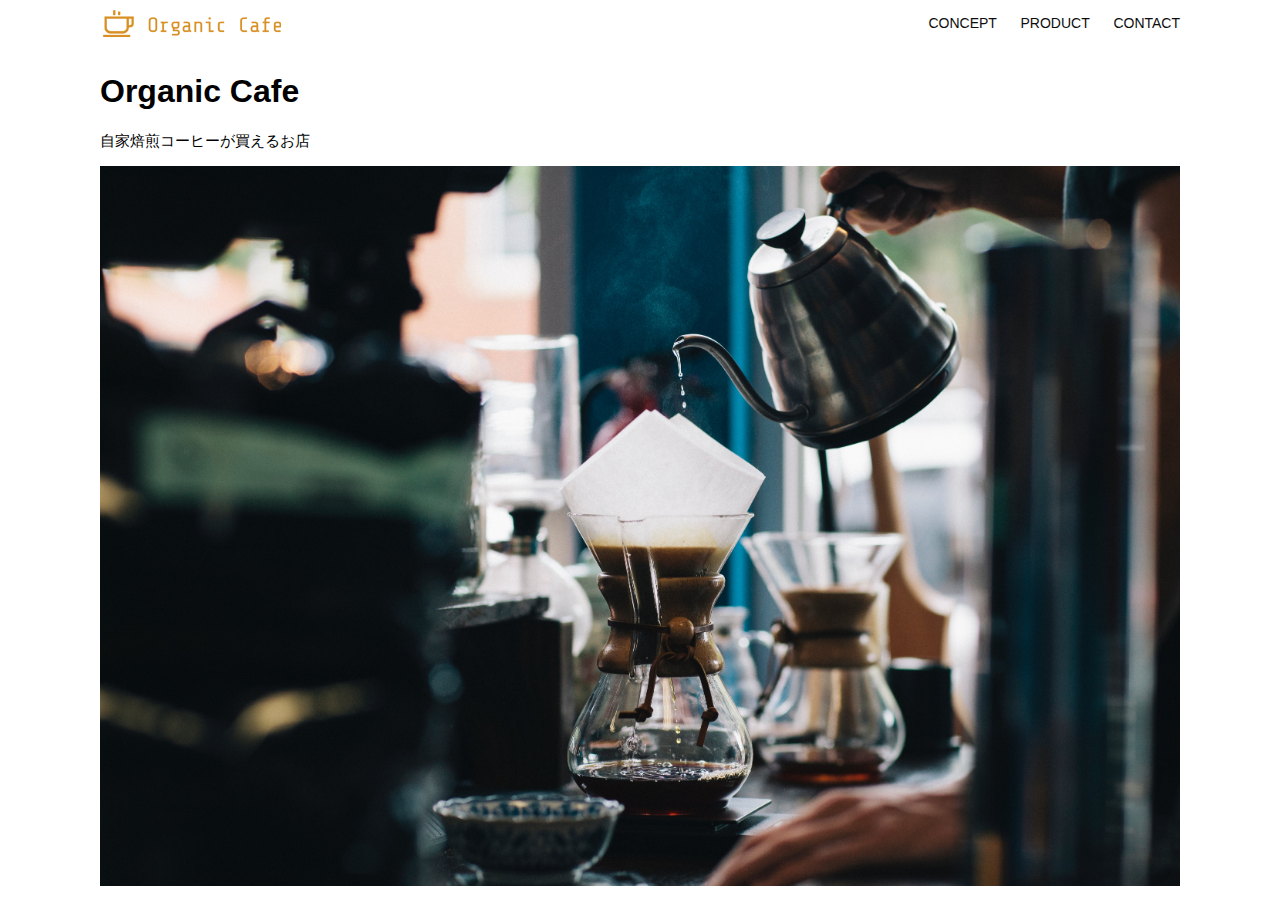
<file: html-css-kadai_013/index.html>
<!DOCTYPE html>
<html>
  <head>
    <title>Organic Cafe</title>
    <meta charset="UTF-8" />
    <meta
      name="description"
      content="自家焙煎のコーヒーがお家で楽しめるOrganic Cafe"
    />
    <meta name="viewport" content="width=device-width, initial-scale=1.0" />
    <link rel="stylesheet" href="style.css" />
  </head>
  <body>
    <!-- ヘッダー -->
    <header>
      <!-- ロゴ -->
      <a href="index.html" id="logo"
        ><img src="images/logo.png" alt="トップページに戻る"
      /></a>

      <!-- PC用ナビゲーション -->
      <nav id="nav-pc">
        <a href="index.html#concept">CONCEPT</a>
        <a href="index.html#product">PRODUCT</a>
        <a href="index.html#contact">CONTACT</a>
      </nav>
      <!-- スマホ用ナビゲーション -->
      <img id="menu-sp" src="images/button-menu.png" alt="ナビゲーションを開く" onclick="document.getElementById('nav-sp').style.display = 'block'">
      <nav id="nav-sp">
        <a class="menu" href="index.html" onclick="document.getElementById('nav-sp').style.display = 'none'"><img src="images/logo-sp.png">CONCEPT</a>
        <a class="menu" href="index.html#product" onclick="document.getElementById('nav-sp').style.display = 'none'"><img src="images/logo-sp.png">PRODUCT</a>
        <a class="menu" href="index.html#contact" onclick="document.getElementById('nav-sp').style.display = 'none'"><img src="images/logo-sp.png">CONTACT</a>
      </id>
    </header>
    <main>
      <article>
        <!-- メインビジュアル -->
        <section id="main-visual">
          <div id="main-message">
            <h1>Organic Cafe</h1>
            <p>自家焙煎コーヒーが買えるお店</p>
          </div>
          <img
            src="images/main-image.jpg"
            alt="コーヒーをハンドドリップで淹れる画像"
          />
        </section>
      </article>
    </main>
  </body>
</html>
</file>
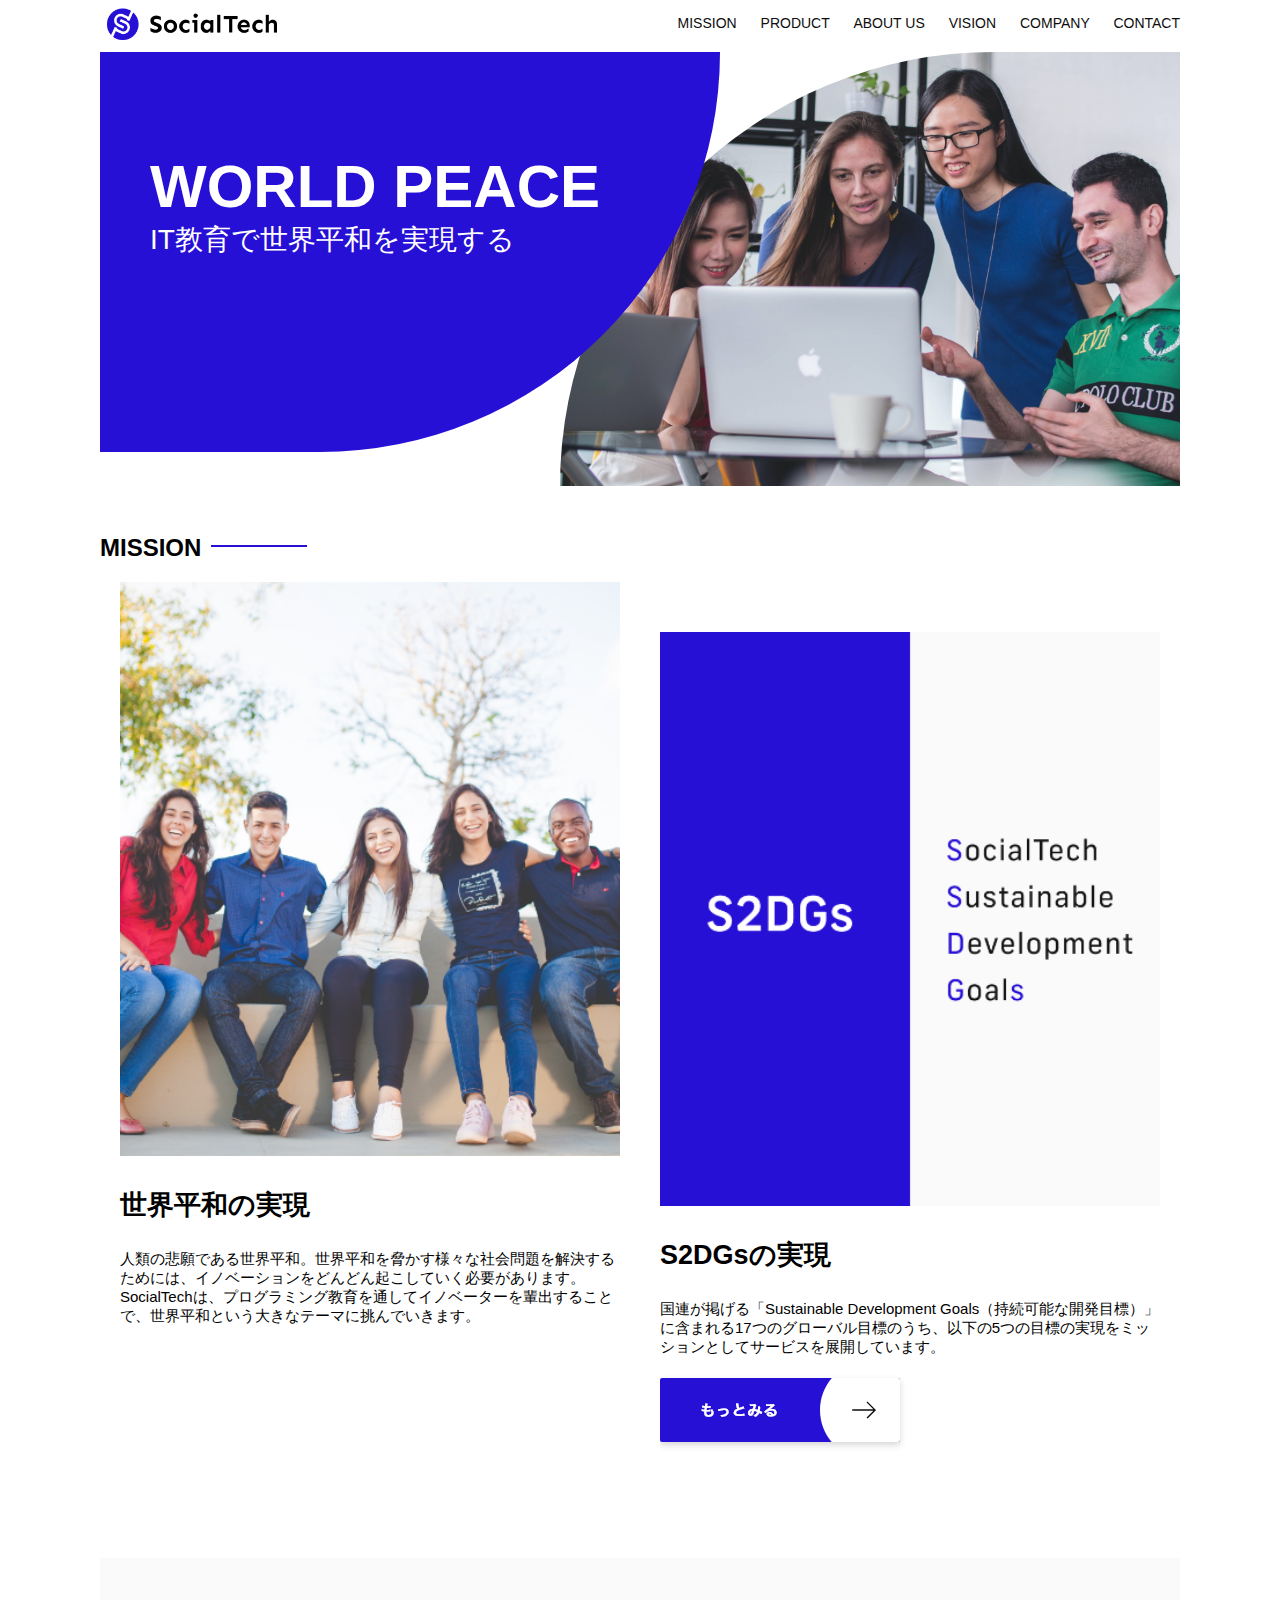
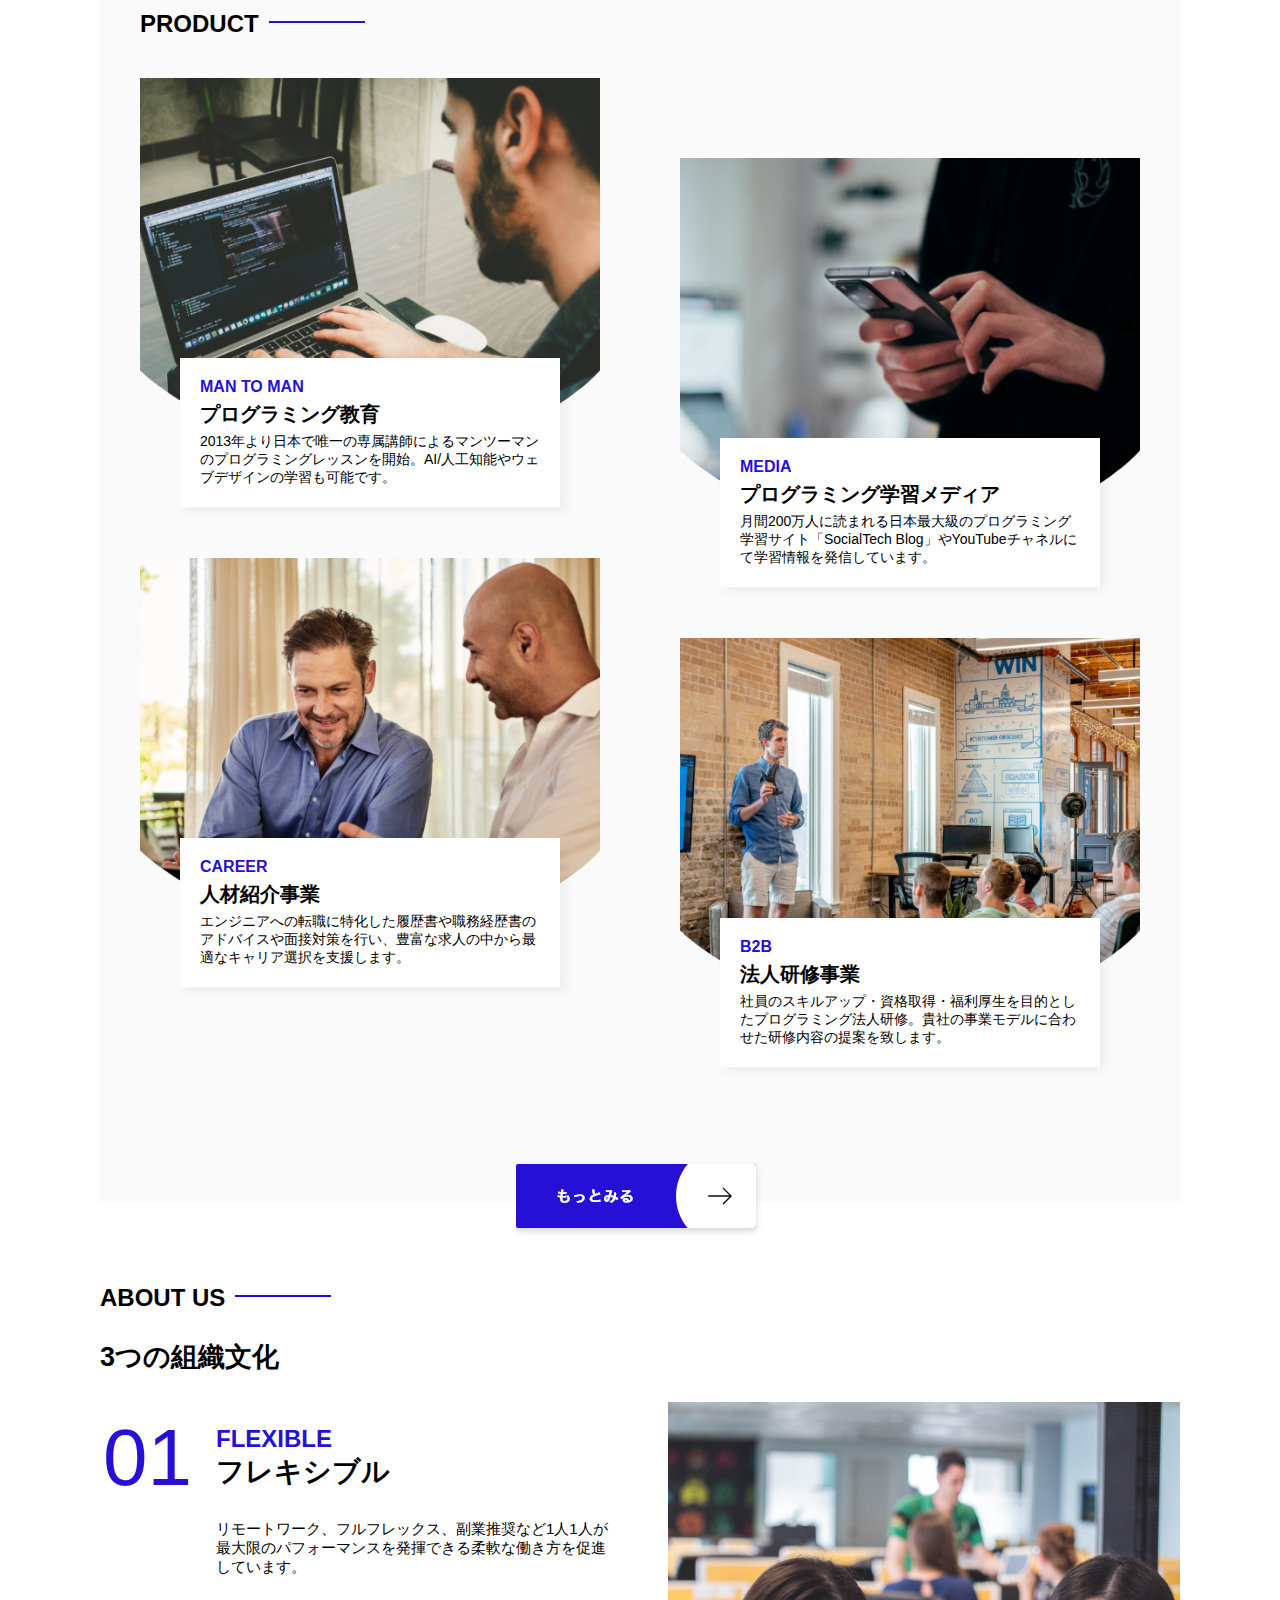
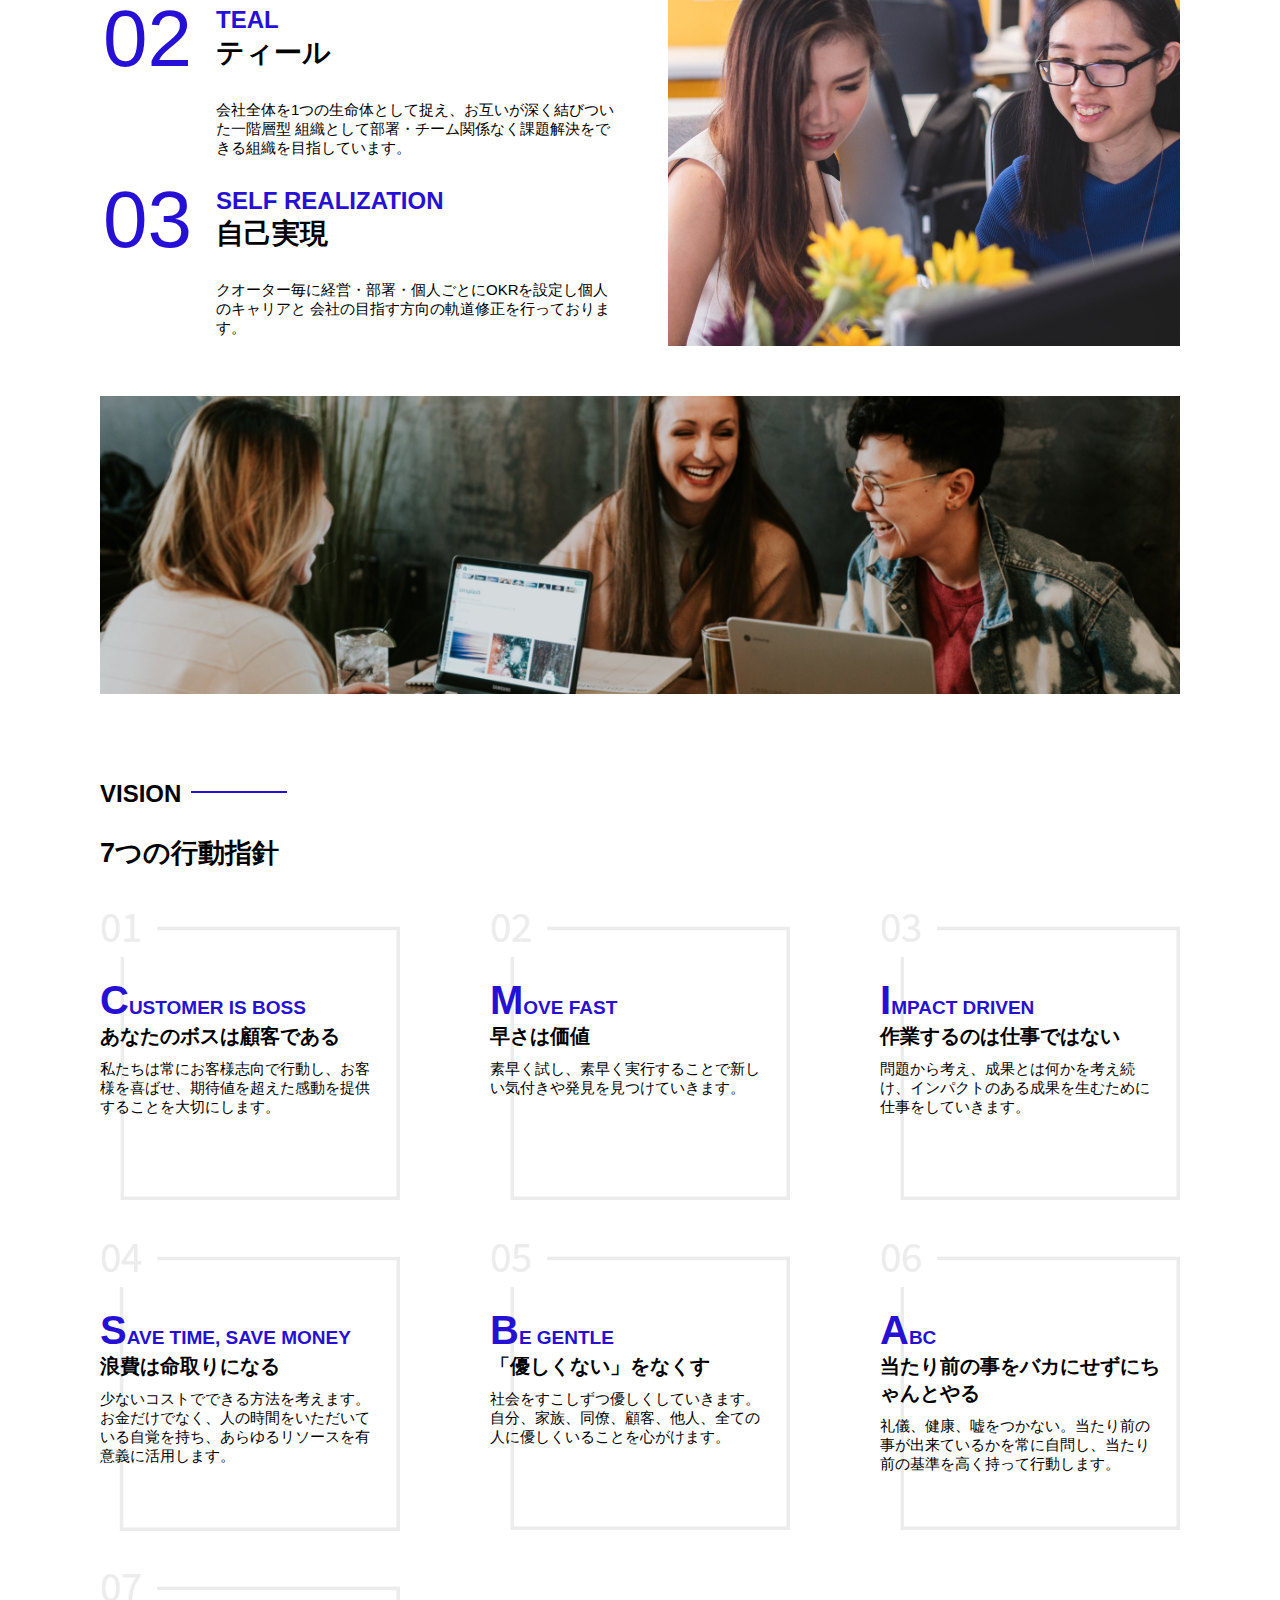
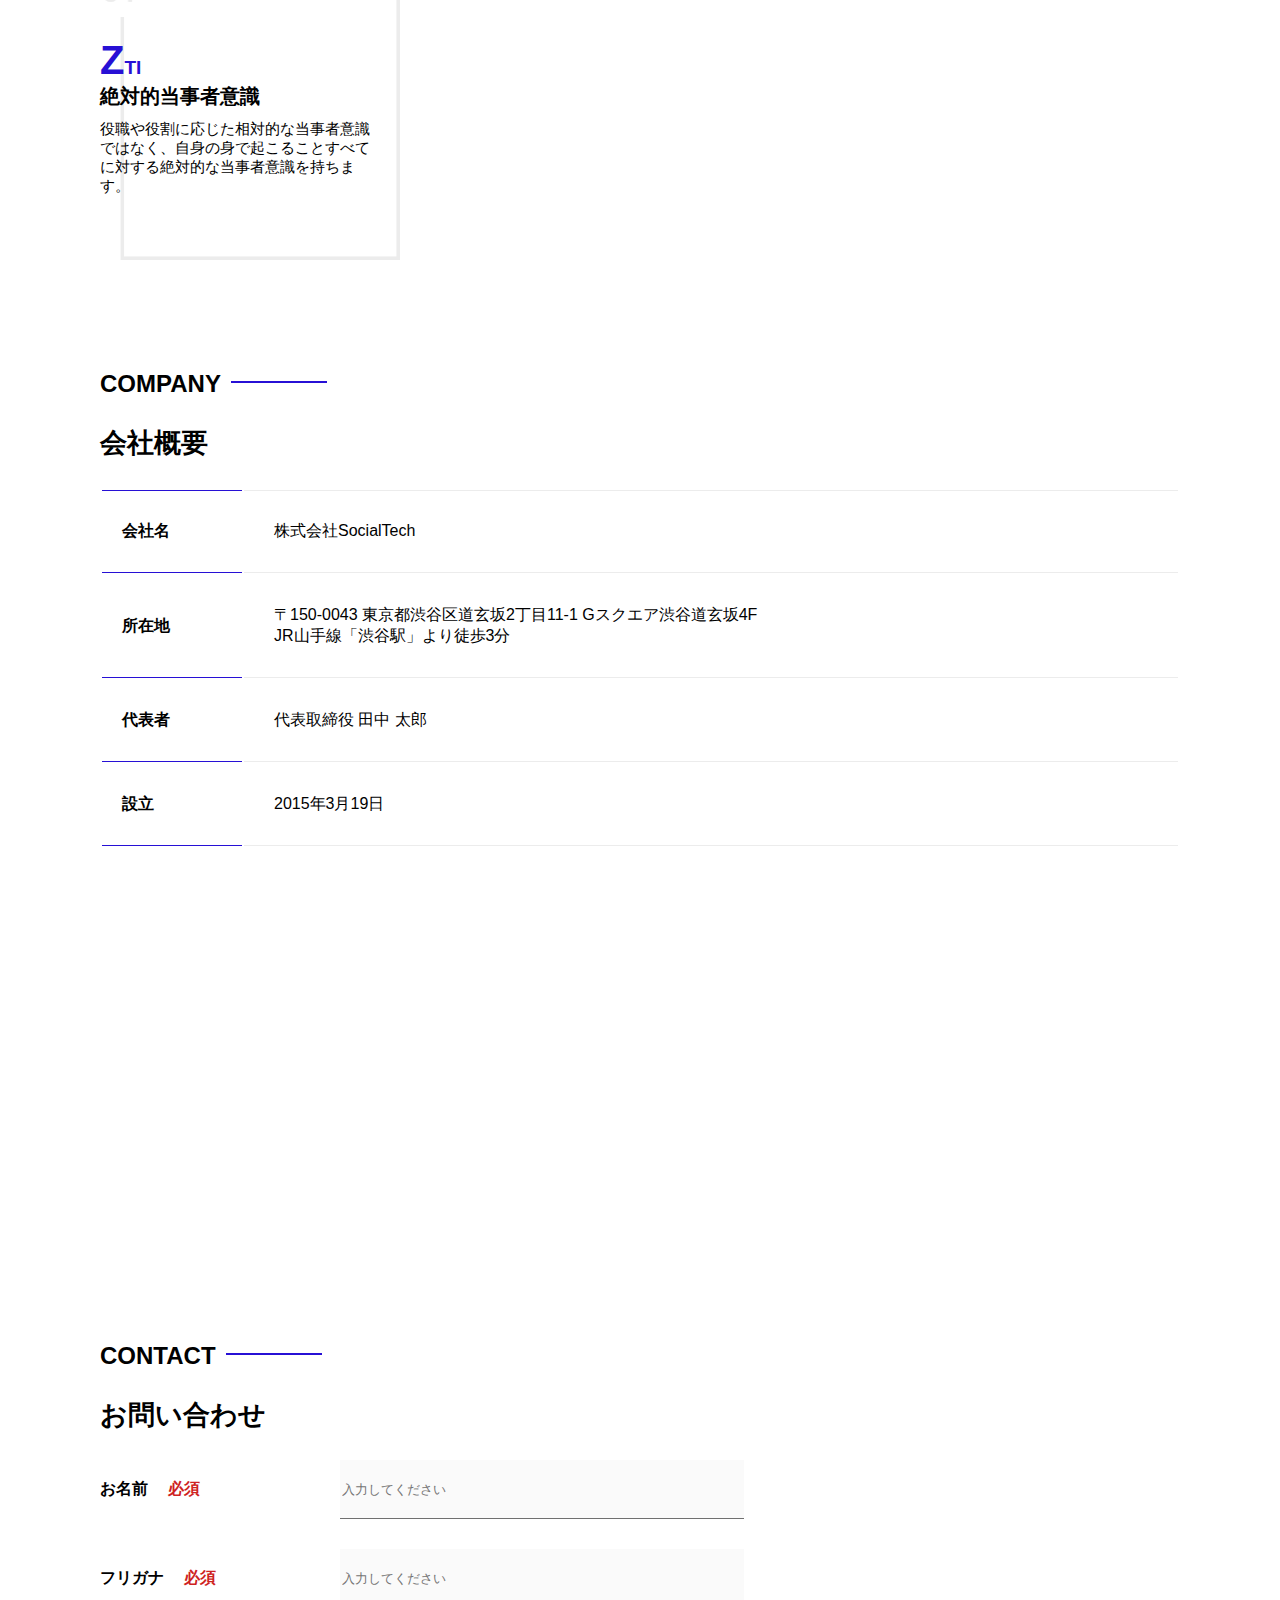
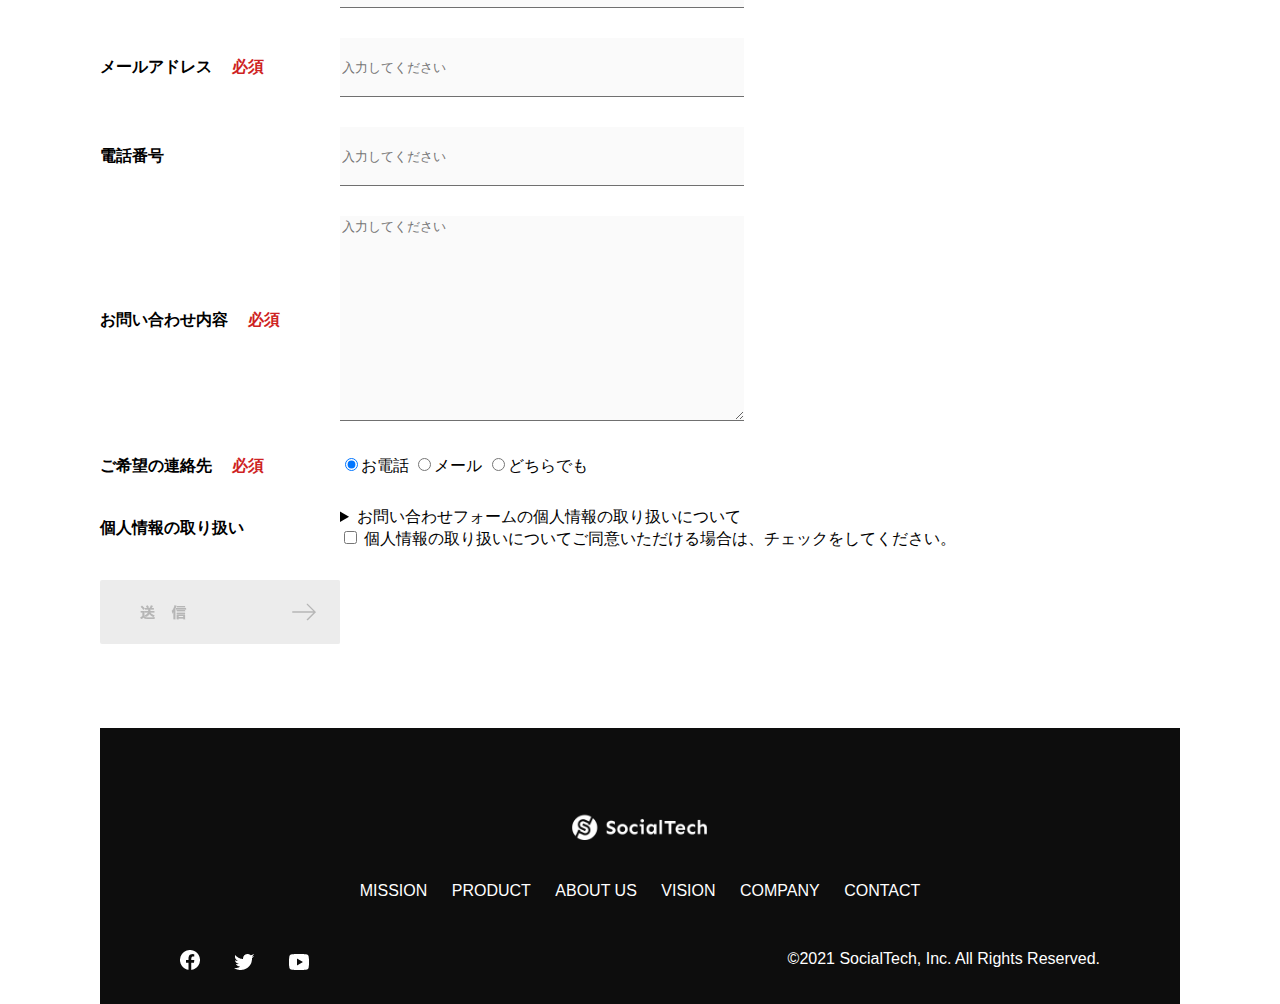
<file: kadai_tutorial_output/socialtech/index.html>
<!DOCTYPE html>
<html>

<head>
    <title>SocialTech </title>
    <meta charset="utf-8">
    <meta name="description" content="SocialTechはEdTech業界のリーディングカンパニーを目指します。">
    <meta name="viewport" content="width=device-width, initial-scale=1.0">
    <link rel="stylesheet" href="style.css">
</head>

<body>
    <!-- ヘッダー -->
    <header>
        <!-- ロゴ -->
        <a href="index.html" id="logo"><img src="images/logo.png" alt="トップページに戻る"></a>

        <!-- PC用ナビゲーション -->
        <nav id="nav-pc">
            <a href="mission.html">MISSION</a>
            <a href="product.html">PRODUCT</a>
            <a href="index.html#aboutus">ABOUT US</a>
            <a href="index.html#vision">VISION</a>
            <a href="index.html#company">COMPANY</a>
            <a href="index.html#contact">CONTACT</a>
        </nav>

        <!-- スマホ用メニューボタン -->
        <img id="menu-sp" src="images/button-menu.png" alt="ナビゲーションを開く"
            onclick="document.getElementById('nav-sp').style.display = 'block'">

        <!-- スマホ用ナビゲーション -->
        <nav id="nav-sp">
            <img id="close" src="images/button-close.png" alt="ナビゲーションを閉じる"
                onclick="document.getElementById('nav-sp').style.display = 'none'">
            <a id="logo-sp" href="index.html" onclick="document.getElementById('nav-sp').style.display = 'none'"><img
                    src="images/logo-sp.png" alt="トップページに戻る"></a>
            <a class="menu" href="mission.html"
                onclick="document.getElementById('nav-sp').style.display = 'none'">MISSION</a>
            <a class="menu" href="product.html"
                onclick="document.getElementById('nav-sp').style.display = 'none'">PRODUCT</a>
            <a class="menu" href="index.html#aboutus"
                onclick="document.getElementById('nav-sp').style.display = 'none'">ABOUT US</a>
            <a class="menu" href="index.html#vision"
                onclick="document.getElementById('nav-sp').style.display = 'none'">VISION</a>
            <a class="menu" href="index.html#company"
                onclick="document.getElementById('nav-sp').style.display = 'none'">COMPANY</a>
            <a class="menu" href="index.html#contact"
                onclick="document.getElementById('nav-sp').style.display = 'none'">CONTACT</a>
            <div id="sns">
                <a href="https://www.facebook.com/sejuku2013"><img src="images/button-facebook.png"
                        alt="Facebookのリンク"></a>
                <a href="https://twitter.com/samuraijuku"><img src="images/button-twitter.png" alt="Twitterのリンク"></a>
                <a href="https://www.youtube.com/channel/UCCFOQO5aDK0xXam4cUQXT8g"><img src="images/button-youtube.png"
                        alt="YouTubeのリンク"></a>
            </div>
        </nav>
    </header>
    <main>
        <article>
            <!-- メインビジュアル -->
            <section id="main-visual">
                <div id="main-message">
                    <h1>WORLD PEACE</h1>
                    <p>IT教育で世界平和を実現する</p>
                </div>
                <img src="images/index/index-main.png" alt="PCの周りに集まる多国籍の仲間たち">
            </section>
            <section id="mission">
                <h2 class="index-h2">MISSION</h2>
                <div id="mission-flex">
                    <div>
                        <img id="mission-photo" src="images/index/index-mission.png" alt="屋外のベンチで写真を撮影する多国籍の仲間たち">
                        <h3>世界平和の実現</h3>
                        <p>
                            人類の悲願である世界平和。世界平和を脅かす様々な社会問題を解決するためには、イノベーションをどんどん起こしていく必要があります。SocialTechは、プログラミング教育を通してイノベーターを輩出することで、世界平和という大きなテーマに挑んでいきます。
                        </p>
                    </div>
                    <div>
                        <img id="s2dgs" src="images/index/s2dgs.png" alt="S2DGs">
                        <h3>S2DGsの実現</h3>
                        <p>国連が掲げる「Sustainable Development
                            Goals（持続可能な開発目標）」に含まれる17つのグローバル目標のうち、以下の5つの目標の実現をミッションとしてサービスを展開しています。</p>
                        <a href="mission.html">
                            <img src="images/button-more.png" alt="もっとみる">
                        </a>
                    </div>
                </div>
            </section>
            <!-- プロダクト -->
            <section id="product">
                <h2 class="index-h2">PRODUCT</h2>
                <div>
                    <div id="product-left">
                        <div>
                            <img class="product-photo" src="images/index/index-mantoman.png" alt="PCでコードを書く男性">
                            <div class="product-explain">
                                <span>MAN TO MAN</span>
                                <h3>プログラミング教育</h3>
                                <p>2013年より日本で唯一の専属講師によるマンツーマンのプログラミングレッスンを開始。AI/人工知能やウェブデザインの学習も可能です。</p>
                            </div>
                        </div>
                        <div>
                            <img class="product-photo" src="images/index/index-career.png" alt="笑顔で話し合う2人の男性">
                            <div class="product-explain">
                                <span>CAREER</span>
                                <h3>人材紹介事業</h3>
                                <p>エンジニアへの転職に特化した履歴書や職務経歴書のアドバイスや面接対策を行い、豊富な求人の中から最適なキャリア選択を支援します。</p>
                            </div>
                        </div>
                    </div>
                    <div id="product-right">
                        <div>
                            <img class="product-photo" src="images/index/index-media.png" alt="スマートフォンを操作する人">
                            <div class="product-explain">
                                <span>MEDIA</span>
                                <h3>プログラミング学習メディア</h3>
                                <p>月間200万人に読まれる日本最大級のプログラミング学習サイト「SocialTech
                                    Blog」やYouTubeチャネルにて学習情報を発信しています。</p>
                            </div>
                        </div>
                        <div>
                            <img class="product-photo" src="images/index/index-b2b.png" alt="講演中の男性とそれを聴く人々">
                            <div class="product-explain">
                                <span>B2B</span>
                                <h3>法人研修事業</h3>
                                <p>社員のスキルアップ・資格取得・福利厚生を目的としたプログラミング法人研修。貴社の事業モデルに合わせた研修内容の提案を致します。</p>
                            </div>
                        </div>
                    </div>
                </div>
                <div>
                    <a id="product-more" href="product.html">
                        <img src="images/button-more.png" alt="もっとみる">
                    </a>
                </div>
            </section>
            <!-- ABOUT US -->
            <section id="aboutus">
                <h2 class="index-h2">ABOUT US</h2>
                <h3>3つの組織文化</h3>
                <div>
                    <table class="culture-table">
                        <tr>
                            <td>
                                <span class="culture-num">01</span>
                            </td>
                            <td>
                                <span class="culture-en">FLEXIBLE</span>
                                <span class="culture-jp">フレキシブル</span>
                            </td>
                        </tr>
                        <tr>
                            <td>
                                <!--空のセル-->
                            </td>
                            <td>
                                <p class="culture-description">
                                    リモートワーク、フルフレックス、副業推奨など1人1人が最大限のパフォーマンスを発揮できる柔軟な働き方を促進しています。
                                </p>
                            </td>
                        </tr>
                        <tr>
                            <td>
                                <span class="culture-num">02</span>
                            </td>
                            <td>
                                <span class="culture-en">TEAL</span>
                                <span class="culture-jp">ティール</span>
                            </td>
                        </tr>
                        <tr>
                            <td>
                                <!--空のセル-->
                            </td>
                            <td>
                                <p class="culture-description">
                                    会社全体を1つの生命体として捉え、お互いが深く結びついた一階層型
                                    組織として部署・チーム関係なく課題解決をできる組織を目指しています。
                                </p>
                            </td>
                        </tr>
                        <tr>
                            <td>
                                <span class="culture-num">03</span>
                            </td>
                            <td>
                                <span class="culture-en">SELF REALIZATION</span>
                                <span class="culture-jp">自己実現</span>
                            </td>
                        </tr>
                        <tr>
                            <td>
                                <!--空のセル-->
                            </td>
                            <td>
                                <p class="culture-description">
                                    クオーター毎に経営・部署・個人ごとにOKRを設定し個人のキャリアと
                                    会社の目指す方向の軌道修正を行っております。
                                </p>
                            </td>
                        </tr>
                    </table>
                    <img class="culture-img" src="images/index/index-aboutus1.png" alt="笑顔で話し合う2人の女性">
                </div>
                <img class="culture-img2" src="images/index/index-aboutus2.png" alt="笑顔で話し合う3人の男女">
            </section>
            <!-- VISION -->
            <section id="vision">
                <h2 class="index-h2">VISION</h2>
                <h3>7つの行動指針</h3>
                <div>
                    <div class="vision-box">
                        <img src="images/index/vision-01.png" alt="01">
                        <span>
                            <h4>CUSTOMER IS BOSS</h4>
                            <h5>あなたのボスは顧客である</h5>
                            <p>私たちは常にお客様志向で行動し、お客様を喜ばせ、期待値を超えた感動を提供することを大切にします。</p>
                        </span>
                    </div>
                    <div class="vision-box">
                        <img src="images/index/vision-02.png" alt="02">
                        <span>
                            <h4>MOVE FAST</h4>
                            <h5>早さは価値</h5>
                            <p>素早く試し、素早く実行することで新しい気付きや発見を見つけていきます。</p>
                        </span>
                    </div>
                    <div class="vision-box">
                        <img src="images/index/vision-03.png" alt="03">
                        <span>
                            <h4>IMPACT DRIVEN</h4>
                            <h5>作業するのは仕事ではない</h5>
                            <p>問題から考え、成果とは何かを考え続け、インパクトのある成果を生むために仕事をしていきます。</p>
                        </span>
                    </div>
                    <div class="vision-box">
                        <img src="images/index//vision-04.png" alt="04">
                        <span>
                            <h4>SAVE TIME, SAVE MONEY</h4>
                            <h5>浪費は命取りになる</h5>
                            <p>少ないコストでできる方法を考えます。お金だけでなく、人の時間をいただいている自覚を持ち、あらゆるリソースを有意義に活用します。</p>
                        </span>

                    </div>
                    <div class="vision-box">
                        <img src="images/index/vision-05.png" alt="05">
                        <span>
                            <h4>BE GENTLE</h4>
                            <h5>「優しくない」をなくす</h5>
                            <p>社会をすこしずつ優しくしていきます。自分、家族、同僚、顧客、他人、全ての人に優しくいることを心がけます。</p>
                        </span>
                    </div>
                    <div class="vision-box">
                        <img src="images/index/vision-06.png" alt="06">
                        <span>
                            <h4>ABC</h4>
                            <h5>当たり前の事をバカにせずにちゃんとやる</h5>
                            <p>礼儀、健康、嘘をつかない。当たり前の事が出来ているかを常に自問し、当たり前の基準を高く持って行動します。</p>
                        </span>
                    </div>
                    <div class="vision-box">
                        <img src="images/index/vision-07.png" alt="07">
                        <span>
                            <h4>ZTI</h4>
                            <h5>絶対的当事者意識</h5>
                            <p>役職や役割に応じた相対的な当事者意識ではなく、自身の身で起こることすべてに対する絶対的な当事者意識を持ちます。</p>
                        </span>
                    </div>
                </div>
            </section>
            <!-- COMPANY -->
            <section id="company">
                <h2 class="index-h2">COMPANY</h2>
                <h3>会社概要</h3>
                <table id="company-table">
                    <tr>
                        <th class="tableheader-first">会社名</th>
                        <td class="cell-first">株式会社SocialTech</td>
                    </tr>
                    <tr>
                        <th class="tableheader">所在地</th>
                        <td class="cell">〒150-0043 東京都渋谷区道玄坂2丁目11-1 Gスクエア渋谷道玄坂4F<br>JR山手線「渋谷駅」より徒歩3分</td>
                    </tr>
                    <tr>
                        <th class="tableheader">代表者</th>
                        <td class="cell">代表取締役 田中 太郎</td>
                    </tr>
                    <tr>
                        <th class="tableheader">設立</th>
                        <td class="cell">2015年3月19日</td>
                    </tr>
                </table>
                <iframe
                    src="https://www.google.com/maps/embed?pb=!1m18!1m12!1m3!1d3241.7759544892483!2d139.69399665123464!3d35.65789123876098!2m3!1f0!2f0!3f0!3m2!1i1024!2i768!4f13.1!3m3!1m2!1s0x60188caa0042e8d1%3A0xba130bea826a7aa2!2z44CSMTUwLTAwNDMg5p2x5Lqs6YO95riL6LC35Yy66YGT546E5Z2C77yS5LiB55uu77yR77yR4oiS77yR!5e0!3m2!1sja!2sjp!4v1636872991912!5m2!1sja!2sjp"
                    style="border:0;" allowfullscreen="" loading="lazy">
                </iframe>
            </section>
            <!-- お問い合わせフォーム -->
            <section id="contact">
                <h2 class="index-h2">CONTACT</h2>
                <h3>お問い合わせ</h3>
                <!-- STATIC FORMSのフォームタグ -->
                <form action="https://api.staticforms.xyz/submit" method="post">
                    <input type="text" name="honeypot" style="display:none">
                    <!-- STATIC FORMSのアクセスキー -->
                    <input type="hidden" name="accessKey" value="3d576f82-c45e-4c4a-bfc5-5e258bc53b3f">
                    <!--メールのタイトル-->
                    <input type="hidden" name="subject" value="お問い合わせフォーム">
                    <!--送信先のメールアドレスをvalueに設定する-->
                    <input type="hidden" name="replyTo" value="">
                    <!--redirectToのURLは公開後ののURLへリンクする-->
                    <input type="hidden" name="redirectTo" value="">

                    <div>
                        <div class="contact-heading">
                            <label class="contact-label">お名前<span class="contact-span">必須</span></label>
                        </div>
                        <div>
                            <input type="text" name="name" placeholder="入力してください" class="contact-textbox">
                        </div>
                    </div>
                    <div>
                        <div class="contact-heading">
                            <label class="contact-label">フリガナ<span class="contact-span">必須</span></label>
                        </div>
                        <div>
                            <input type="text" name="hurigana" placeholder="入力してください" class="contact-textbox">
                        </div>
                    </div>
                    <div>
                        <div class="contact-heading">
                            <label class="contact-label">メールアドレス<span class="contact-span">必須</span></label>
                        </div>
                        <div>
                            <input type="text" name="email" placeholder="入力してください" class="contact-textbox">
                        </div>
                    </div>
                    <div>
                        <div class="contact-heading">
                            <label class="contact-label">電話番号</label>
                        </div>
                        <div>
                            <input type="text" name="tel" placeholder="入力してください" class="contact-textbox">
                        </div>
                    </div>
                    <div>
                        <div class="contact-heading">
                            <label class="contact-label">お問い合わせ内容<span class="contact-span">必須</span></label>
                        </div>
                        <div>
                            <textarea class="contact-textarea " placeholder="入力してください" name="message"></textarea>
                        </div>
                    </div>
                    <div>
                        <div class="contact-heading">
                            <label class="contact-label">ご希望の連絡先<span class="contact-span">必須</span></label>
                        </div>
                        <div>
                            <input class="radiobutton" type="radio" value="tel" name="contact"
                                checked><label>お電話</label>
                            <input class="radiobutton" type="radio" value="mail" name="contact"><label>メール</label>
                            <input class="radiobutton" type="radio" value="both" name="contact"><label>どちらでも</label>
                        </div>
                    </div>
                    <div>
                        <div class="contact-heading">
                            <label class="contact-label">個人情報の取り扱い</label>
                        </div>
                        <div>
                            <details>
                                <summary>お問い合わせフォームの個人情報の取り扱いについて</summary>
                                <div>
                                    <span>１．組織の名称又は氏名</span><br>
                                    株式会社SocialTech<br><br>
                                    <span>２．個人情報保護管理者（若しくはその代理人）の氏名又は職名、所属及び連絡先
                                        鈴木 一郎 コーポレート部</span><br>
                                    メールアドレス：support@socialtech.net<br>
                                    TEL：03-xxxx-xxxx<br>
                                    <span>３．個人情報の利用目的</span><br>
                                    ・本サービス及び本サービスに関連する情報の提供又はそれらに関する連絡のため<br>
                                    ・ユーザーの本人確認のため<br>
                                    ・当社サービスのご案内のため<br>
                                    ・当社の商品等の広告または宣伝（電子メールによるものを含むものとします。）<br><br>
                                    <span>４．個人情報の取り扱い業務の委託</span><br>
                                    個人情報の取扱業務の全部または一部を外部に業務委託する場合があります。<br>
                                    その際、弊社は、個人情報を適切に保護できる管理体制を敷き実行していることを条件として<br>
                                    委託先を厳選したうえで、機密保持契約を委託先と締結し、お客様の個人情報を厳密に管理させます。<br><br>
                                    <span>５．個人情報の開示等の請求</span><br>
                                    お客様は、弊社に対してご自身の個人情報の開示等（利用目的の通知、開示、内容の訂正・追加・削除、利用の停止または消去、第三者への提供の停止）に関して、当社問合わせ窓口に申し出ることができます。<br>
                                    その際、弊社はお客様ご本人を確認させていただいたうえで、合理的な期間内に対応いたします。<br><br>
                                    なお、個人情報に関する弊社問合わせ先は、次の通りです。<br><br>
                                    株式会社SocialTech　個人情報問合せ窓口<br>
                                    〒150-0043　東京都渋谷区道玄坂2丁目11-1 Ｇスクエア渋谷道玄坂 4F<br>
                                    メールアドレス：support@socialtech.net　TEL：03-xxxx-xxxx<br><br>
                                    <span>６．個人情報を提供されることの任意性について</span><br><br>
                                    お客様がご自身の個人情報を弊社に提供されるか否かは、お客様のご判断によりますが、もしご提供されない場合には、適切なサービスが提供できない場合がありますので予めご了承ください。
                                </div>
                            </details>
                            <input type="checkbox" name="agree">
                            <span>個人情報の取り扱いについてご同意いただける場合は、チェックをしてください。</span>
                        </div>
                    </div>
                    <input type="image" value="Submit" src="images/button-submit.png" alt="送信する">
                </form>
            </section>
        </article>
        <footer>
            <div id="footer-logo">
                <img src="images/logo-sp.png" alt="SocialTech">
            </div>
            <div id="footer-link">
                <a href="mission.html">MISSION</a>
                <a href="product.html">PRODUCT</a>
                <a href="index.html#aboutus">ABOUT US</a>
                <a href="index.html#vision">VISION</a>
                <a href="index.html#company">COMPANY</a>
                <a href="index.html#contact">CONTACT</a>
            </div>
            <div id="sns-footer">
                <a href="https://www.facebook.com/sejuku2013"><img src="images/button-facebook.png"
                        alt="Facebookのリンク"></a>
                <a href="https://twitter.com/samuraijuku"><img src="images/button-twitter.png" alt="Twitterのリンク"></a>
                <a href="https://www.youtube.com/channel/UCCFOQO5aDK0xXam4cUQXT8g"><img src="images/button-youtube.png"
                        alt="YouTubeのリンク"></a>
                <span id="copyright">&copy;2021 SocialTech, Inc. All Rights Reserved. </span>
            </div>
        </footer>
    </main>
</body>

</html>
</file>
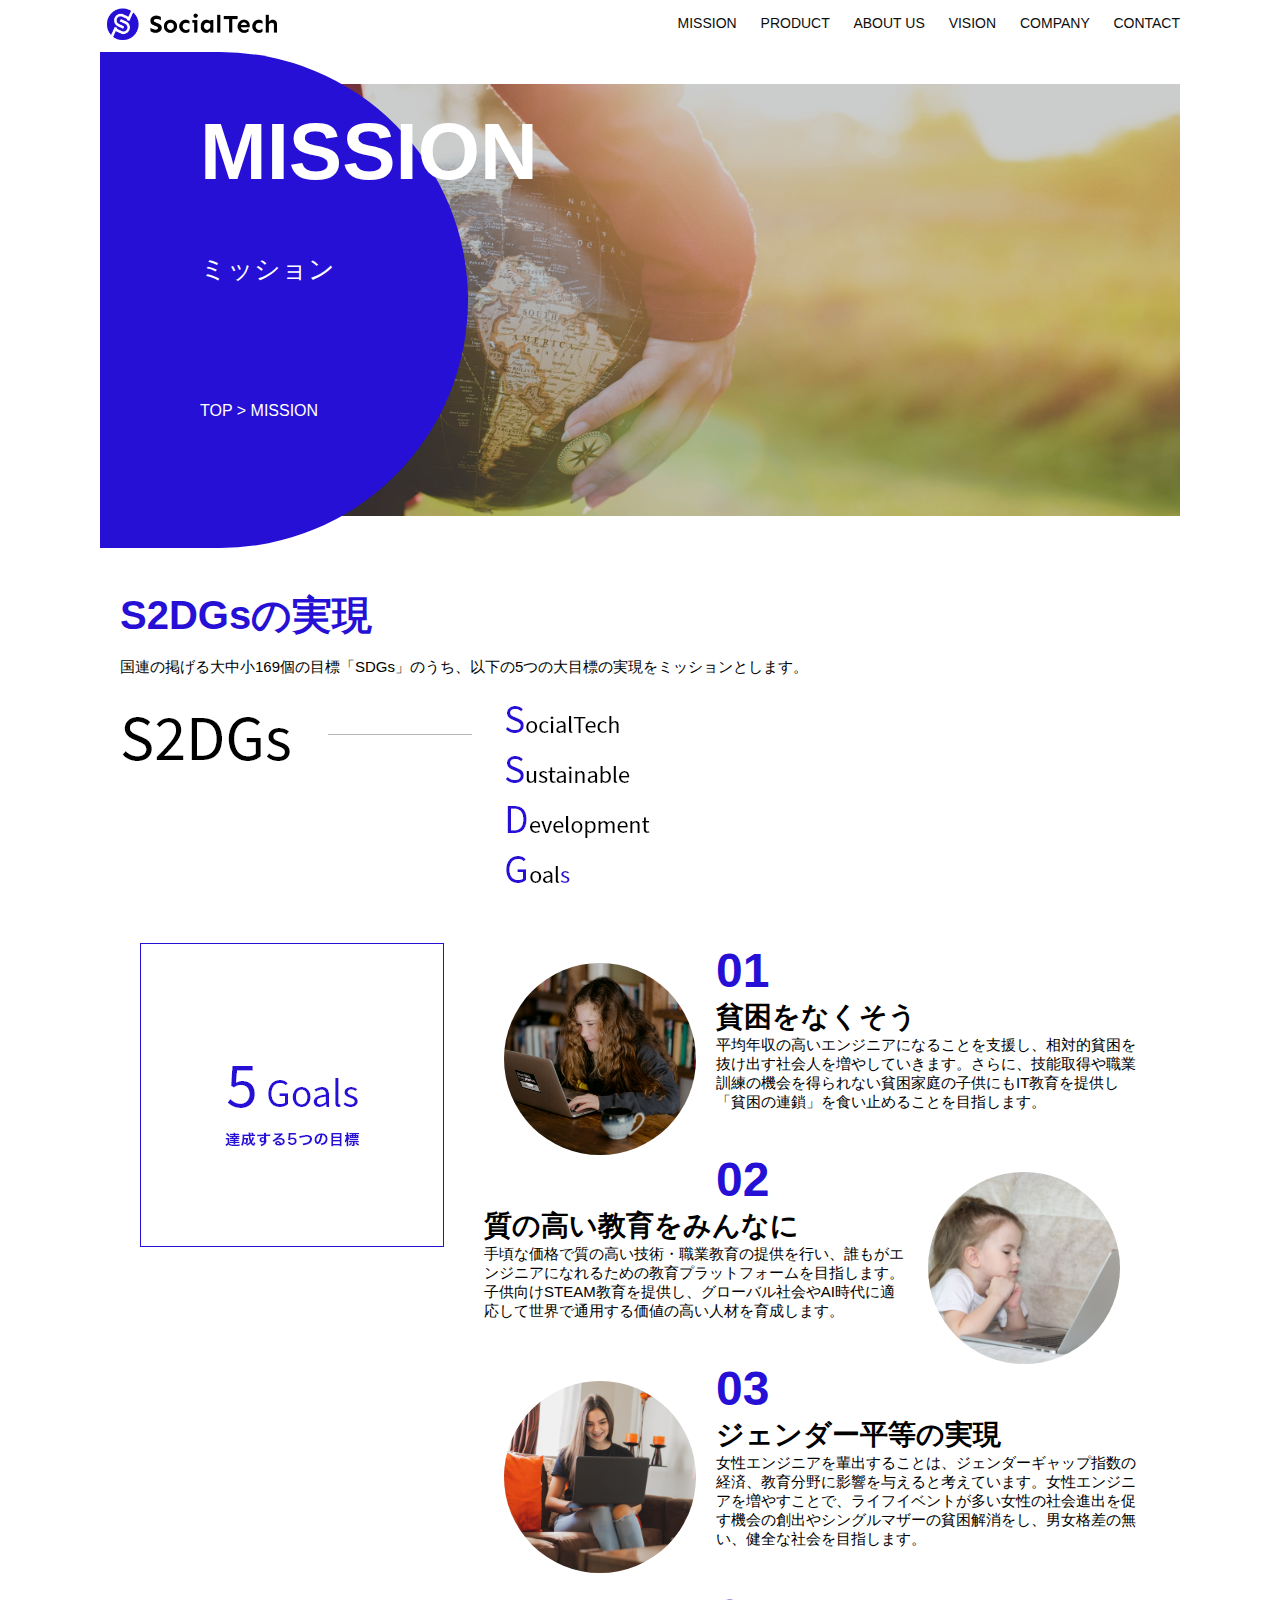
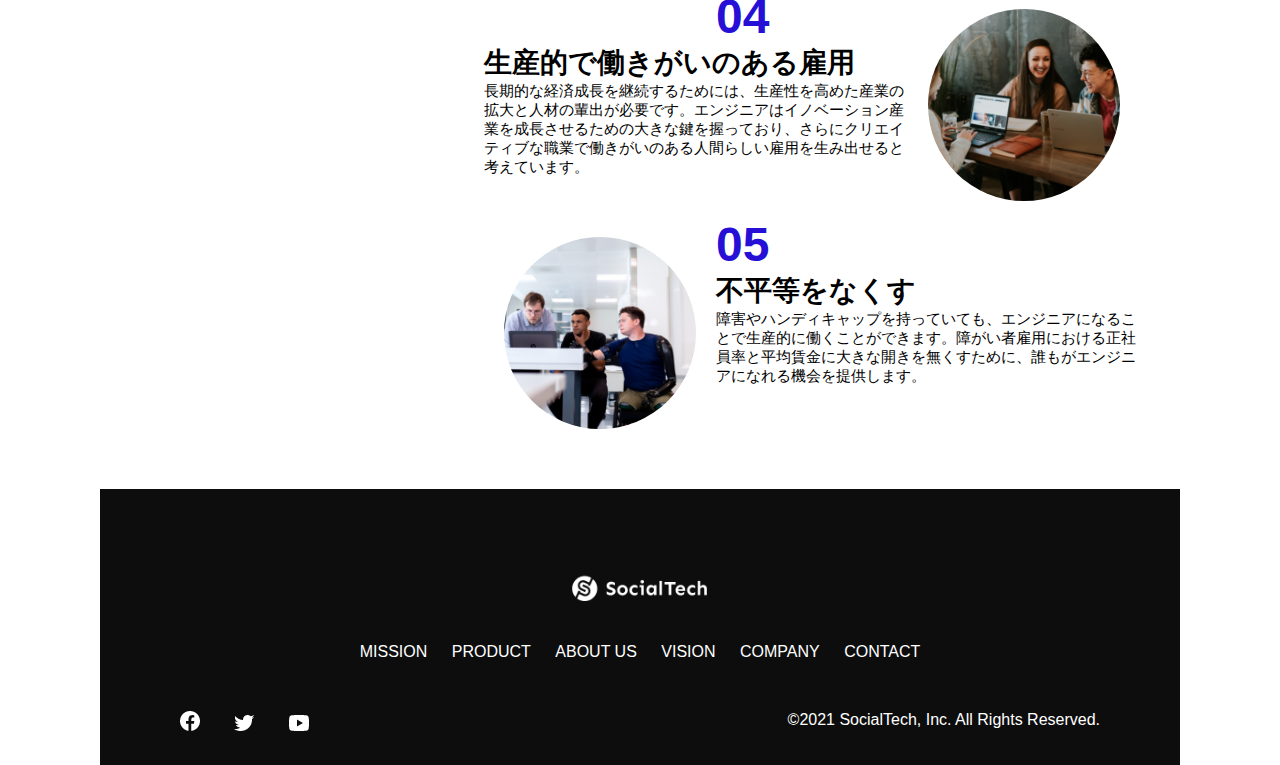
<file: kadai_tutorial_output/socialtech/mission.html>
<!DOCTYPE html>
  <html>
  <head>
    <title>SocialTech - MISSION ミッション -</title>
    <meta charset="UTF-8">
    <meta name="description" content="SocialTechが目指す5つの目標（S2DGs）を紹介します">
    <meta name="viewport" content="width=device-width, initial-scale=1.0">
    <link rel="stylesheet" href="style.css">
  </head>

   <body>
   <!-- ヘッダー -->
    <header>
     <!-- ロゴ -->
     <a href="index.html" id="logo"><img src="images/logo.png" alt="トップページに戻る"></a>
 
     <!-- PC用ナビゲーション -->
     <nav id="nav-pc">
       <a href="mission.html">MISSION</a>
       <a href="product.html">PRODUCT</a>
       <a href="index.html#aboutus">ABOUT US</a>
       <a href="index.html#vision">VISION</a>
       <a href="index.html#company">COMPANY</a>
       <a href="index.html#contact">CONTACT</a>
     </nav>
 
     <!-- スマホ用メニューボタン -->
     <img id="menu-sp" src="images/button-menu.png" alt="ナビゲーションを開く" onclick="document.getElementById('nav-sp').style.display = 'block'">
 
     <!-- スマホ用ナビゲーション -->
     <nav id="nav-sp">
       <img id="close" src="images/button-close.png" alt="ナビゲーションを閉じる" onclick="document.getElementById('nav-sp').style.display = 'none'">
       <a id="logo-sp" href="index.html" onclick="document.getElementById('nav-sp').style.display = 'none'"><img
           src="images/logo-sp.png" alt="トップページに戻る"></a>
       <a class="menu" href="mission.html" onclick="document.getElementById('nav-sp').style.display = 'none'">MISSION</a>
       <a class="menu" href="product.html" onclick="document.getElementById('nav-sp').style.display = 'none'">PRODUCT</a>
       <a class="menu" href="index.html#aboutus" onclick="document.getElementById('nav-sp').style.display = 'none'">ABOUT
         US</a>
       <a class="menu" href="index.html#vision"
         onclick="document.getElementById('nav-sp').style.display = 'none'">VISION</a>
       <a class="menu" href="index.html#company"
         onclick="document.getElementById('nav-sp').style.display = 'none'">COMPANY</a>
       <a class="menu" href="index.html#contact"
         onclick="document.getElementById('nav-sp').style.display = 'none'">CONTACT</a>
       <div id="sns">
         <a href="https://www.facebook.com/sejuku2013"><img src="images/button-facebook.png" alt="Facebookのリンク"></a>
         <a href="https://twitter.com/samuraijuku"><img src="images/button-twitter.png" alt="Twitterのリンク"></a>
         <a href="https://www.youtube.com/channel/UCCFOQO5aDK0xXam4cUQXT8g"><img src="images/button-youtube.png" alt="YouTubeのリンク"></a>
       </div>
     </nav>
   </header>
   <main>
     <article>
        <section id="mission-main">
          <div id="mission-title">
           <h1>MISSION</h1>
           <span>ミッション</span>
           <div>TOP > MISSION</div>
         </div>
       </section>
        <section id="mission-s2dgs">
          <h2 class="mission-h2">S2DGsの実現</h2>
          <p>国連の掲げる大中小169個の目標「SDGs」のうち、以下の5つの大目標の実現をミッションとします。</p>
          <img src="images/mission/mission-s2dgs.png" alt="S2DGs">
        </section>
         <section id="mission-5goals">
           <div>
             <img id="s2dgs-image" src="images/mission/mission-5goals.png" alt="5Goals">
           </div>
           <div>
             <div>
                <img class="fivegoals-image-left" src="images/mission/mission-5goals01.png" alt="PCを操作する女の子">
                <span class="fivegoals-number">01</span>
                <h3 class="fivegoals-h3">貧困をなくそう</h3>
                <p class="fivegoals-p">
                  平均年収の高いエンジニアになることを支援し、相対的貧困を抜け出す社会人を増やしていきます。さらに、技能取得や職業訓練の機会を得られない貧困家庭の子供にもIT教育を提供し「貧困の連鎖」を食い止めることを目指します。
                </p>
              </div>
    
              <div>
                <img class="fivegoals-image-right" src="images/mission/mission-5goals02.png" alt="PCを見つめる小さい女の子">
                <span class="fivegoals-number">02</span>
                <h3 class="fivegoals-h3">質の高い教育をみんなに</h3>
                <p class="fivegoals-p">
                  手頃な価格で質の高い技術・職業教育の提供を行い、誰もがエンジニアになれるための教育プラットフォームを目指します。子供向けSTEAM教育を提供し、グローバル社会やAI時代に適応して世界で通用する価値の高い人材を育成します。
                </p>
              </div>
    
            <div>
              <img class="fivegoals-image-left" src="images/mission/mission-5goals03.png" alt="PCを操作する女性">
              <span class="fivegoals-number">03</span>
              <h3 class="fivegoals-h3">ジェンダー平等の実現</h3>
              <p class="fivegoals-p">
                女性エンジニアを輩出することは、ジェンダーギャップ指数の経済、教育分野に影響を与えると考えています。女性エンジニアを増やすことで、ライフイベントが多い女性の社会進出を促す機会の創出やシングルマザーの貧困解消をし、男女格差の無い、健全な社会を目指します。
              </p>
            </div>
    
            <div>
              <img class="fivegoals-image-right" src="images/mission/mission-5goals04.png" alt="笑顔で話し合う3人の男女">
              <span class="fivegoals-number">04</span>
              <h3 class="fivegoals-h3">生産的で働きがいのある雇用</h3>
              <p class="fivegoals-p">
                長期的な経済成長を継続するためには、生産性を高めた産業の拡大と人材の輩出が必要です。エンジニアはイノベーション産業を成長させるための大きな鍵を握っており、さらにクリエイティブな職業で働きがいのある人間らしい雇用を生み出せると考えています。
              </p>
            </div>
    
            <div>
              <img class="fivegoals-image-left" src="images/mission/mission-5goals05.png" alt="障害を持つ男性が生き生きと働く様子">
              <span class="fivegoals-number">05</span>
              <h3 class="fivegoals-h3">不平等をなくす</h3>
              <p class="fivegoals-p">
                障害やハンディキャップを持っていても、エンジニアになることで生産的に働くことができます。障がい者雇用における正社員率と平均賃金に大きな開きを無くすために、誰もがエンジニアになれる機会を提供します。
              </p>
            </div>
          </div>
         </section>
     </article>
     <footer>
       <div id="footer-logo">
         <img src="images/logo-sp.png" alt="SocialTech">
       </div>
       <div id="footer-link">
         <a href="mission.html">MISSION</a>
         <a href="product.html">PRODUCT</a>
         <a href="index.html#aboutus">ABOUT US</a>
         <a href="index.html#vision">VISION</a>
         <a href="index.html#company">COMPANY</a>
         <a href="index.html#contact">CONTACT</a>
       </div>
        <div id="sns-footer">
         <a href="https://www.facebook.com/sejuku2013"><img src="images/button-facebook.png" alt="Facebookのリンク"></a>
         <a href="https://twitter.com/samuraijuku"><img src="images/button-twitter.png" alt="Twitterのリンク"></a>
         <a href="https://www.youtube.com/channel/UCCFOQO5aDK0xXam4cUQXT8g"><img src="images/button-youtube.png" alt="YouTubeのリンク"></a>
         <span id="copyright">&copy;2021 SocialTech, Inc. All Rights Reserved. </span>
       </div>
     </footer>
   </main>
 </body>

 </html>
</file>
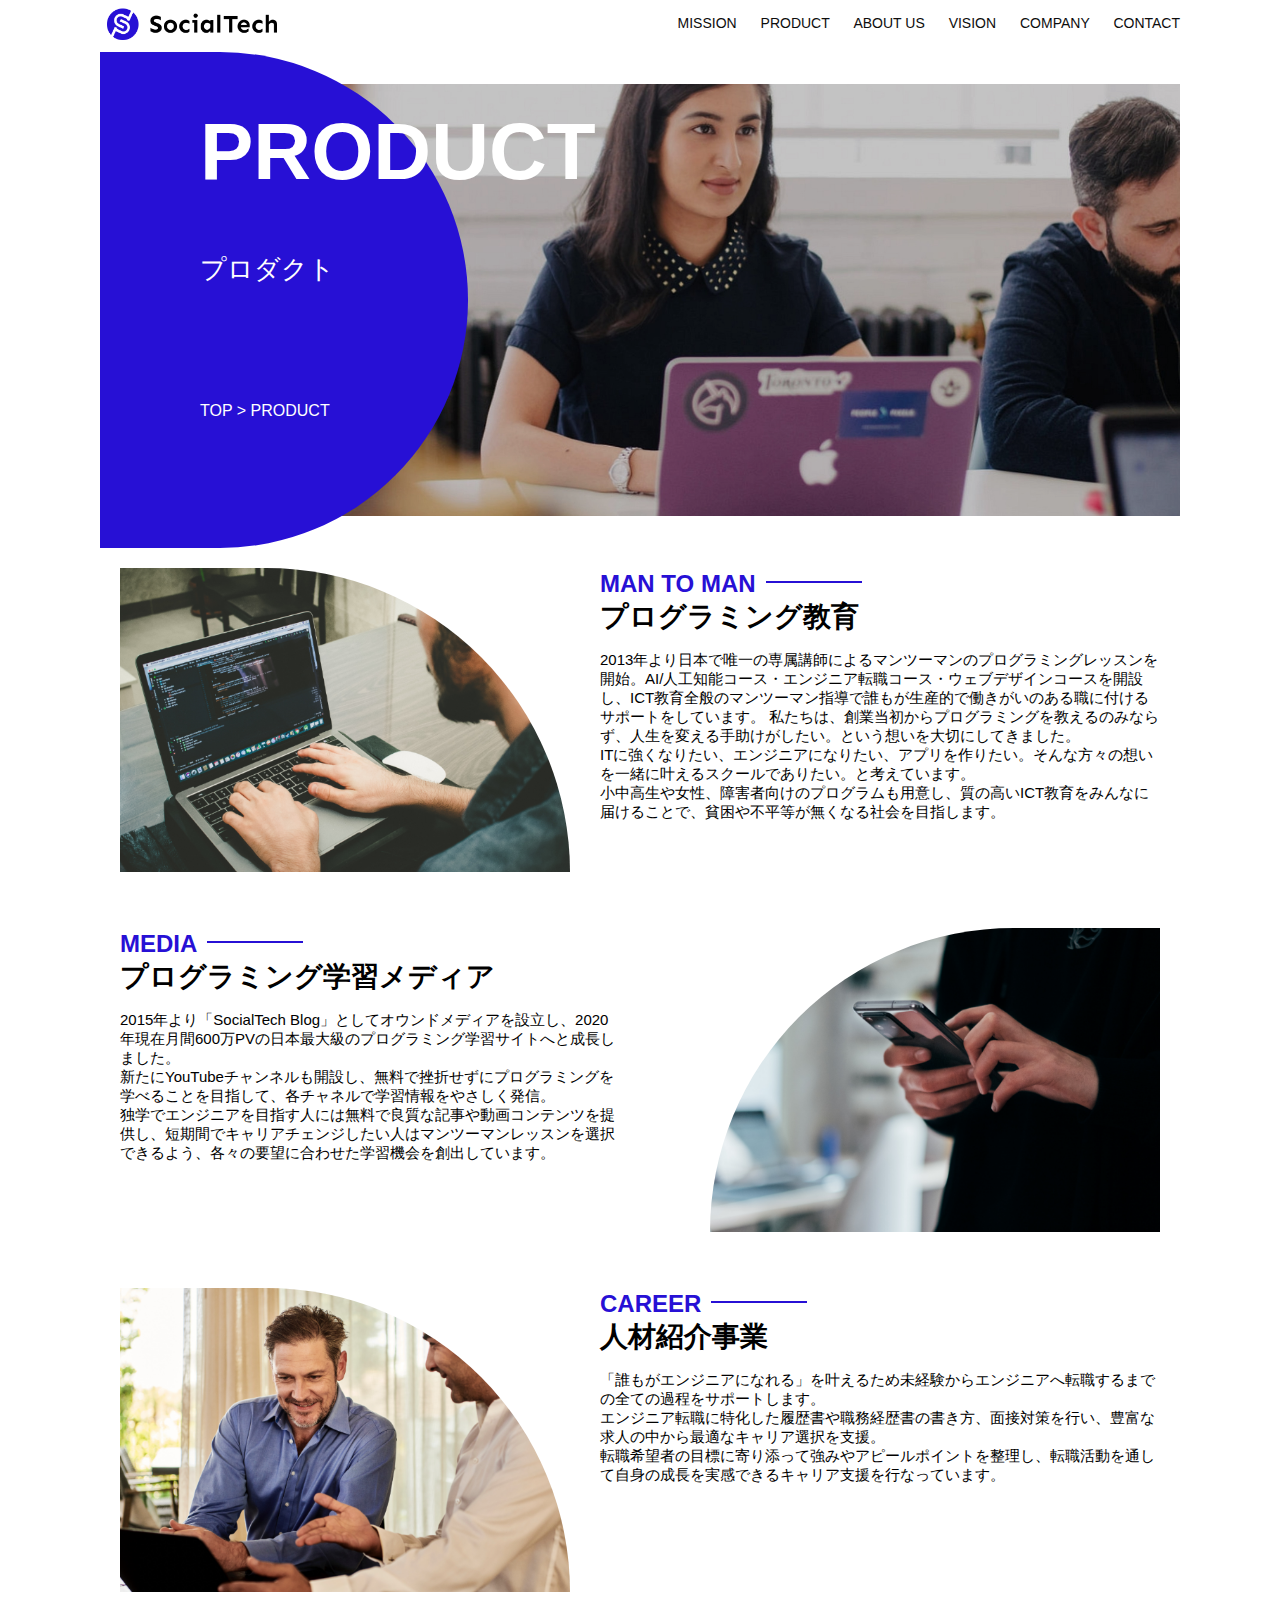
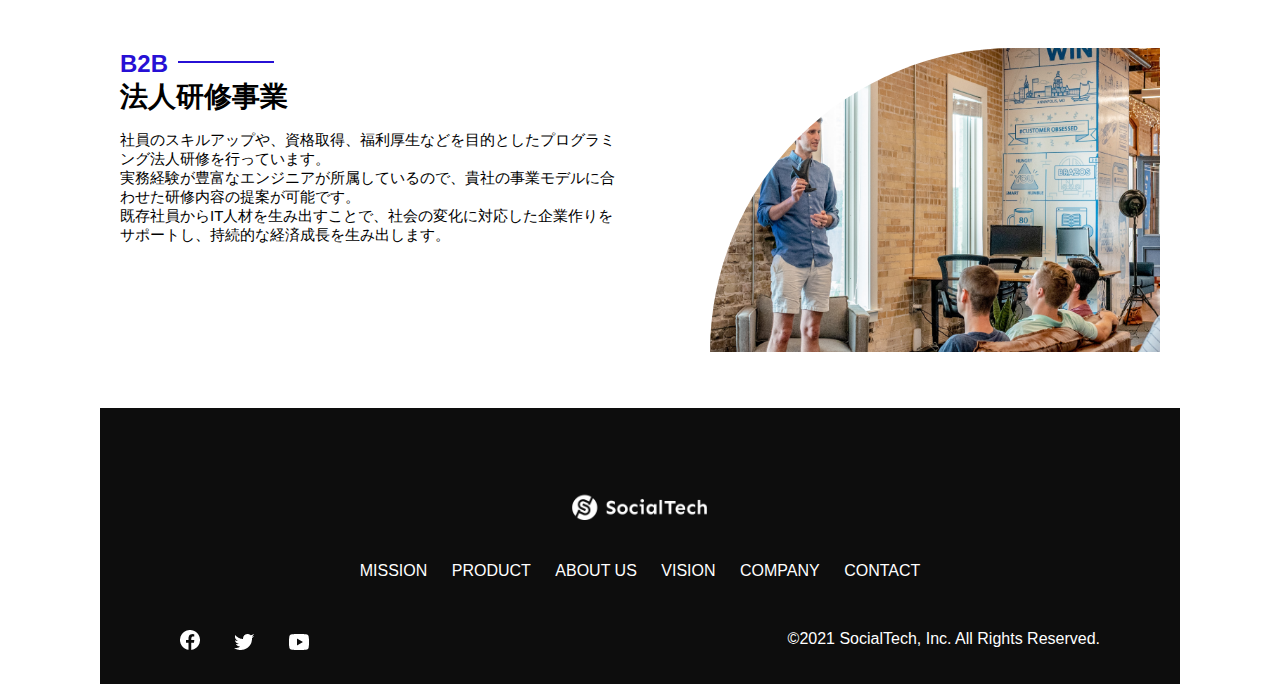
<file: kadai_tutorial_output/socialtech/product.html>
<!DOCTYPE html>
  <html>
  <head>
    <title>SocialTech -PRODUCT プロダクト-</title>
    <meta charset="UTF-8">
    <meta name="description" content="SocialTechの4つのプロダクトを紹介します">
    <meta name="viewport" content="width=device-width, initial-scale=1.0">
    <link rel="stylesheet" href="style.css">
  </head>
  
  <body>
    <!-- ヘッダー -->
    <header>
      <!-- ロゴ -->
      <a href="index.html" id="logo"><img src="images/logo.png" alt="トップページに戻る"></a>
  
      <!-- PC用ナビゲーション -->
      <nav id="nav-pc">
        <a href="mission.html">MISSION</a>
        <a href="product.html">PRODUCT</a>
        <a href="index.html#aboutus">ABOUT US</a>
        <a href="index.html#vision">VISION</a>
        <a href="index.html#company">COMPANY</a>
        <a href="index.html#contact">CONTACT</a>
      </nav>
  
      <!-- スマホ用メニューボタン -->
      <img id="menu-sp" src="images/button-menu.png" alt="ナビゲーションを開く" onclick="document.getElementById('nav-sp').style.display = 'block'">
  
      <!-- スマホ用ナビゲーション -->
      <nav id="nav-sp">
        <img id="close" src="images/button-close.png" alt="ナビゲーションを閉じる" onclick="document.getElementById('nav-sp').style.display = 'none'">
        <a id="logo-sp" href="index.html" onclick="document.getElementById('nav-sp').style.display = 'none'"><img
            src="images/logo-sp.png" alt="トップページに戻る"></a>
        <a class="menu" href="mission.html" onclick="document.getElementById('nav-sp').style.display = 'none'">MISSION</a>
        <a class="menu" href="product.html" onclick="document.getElementById('nav-sp').style.display = 'none'">PRODUCT</a>
        <a class="menu" href="index.html#aboutus" onclick="document.getElementById('nav-sp').style.display = 'none'">ABOUT
          US</a>
        <a class="menu" href="index.html#vision"
          onclick="document.getElementById('nav-sp').style.display = 'none'">VISION</a>
        <a class="menu" href="index.html#company"
          onclick="document.getElementById('nav-sp').style.display = 'none'">COMPANY</a>
        <a class="menu" href="index.html#contact"
          onclick="document.getElementById('nav-sp').style.display = 'none'">CONTACT</a>
        <div id="sns">
          <a href="https://www.facebook.com/sejuku2013"><img src="images/button-facebook.png" alt="Facebookのリンク"></a>
          <a href="https://twitter.com/samuraijuku"><img src="images/button-twitter.png" alt="Twitterのリンク"></a>
          <a href="https://www.youtube.com/channel/UCCFOQO5aDK0xXam4cUQXT8g"><img src="images/button-youtube.png" alt="YouTubeのリンク"></a>
        </div>
      </nav>
    </header>
    <main>
      <article>
         <section id="product-main">
           <div id="product-title">
             <h1>PRODUCT</h1>
             <span>プロダクト</span>
             <div>TOP > PRODUCT</div>
           </div>
         </section>
          <section class="product-section1">
            <img src="images/product/product-mantoman.png" alt="PCでコードを書く男性">
            <div>
              <h2 class="product-h2">MAN TO MAN</h2>
              <h3 class="product-h3">プログラミング教育</h3>
              <p>
                2013年より日本で唯一の専属講師によるマンツーマンのプログラミングレッスンを開始。AI/人工知能コース・エンジニア転職コース・ウェブデザインコースを開設し、ICT教育全般のマンツーマン指導で誰もが生産的で働きがいのある職に付けるサポートをしています。
                私たちは、創業当初からプログラミングを教えるのみならず、人生を変える手助けがしたい。という想いを大切にしてきました。<br>ITに強くなりたい、エンジニアになりたい、アプリを作りたい。そんな方々の想いを一緒に叶えるスクールでありたい。と考えています。<br>小中高生や女性、障害者向けのプログラムも用意し、質の高いICT教育をみんなに届けることで、貧困や不平等が無くなる社会を目指します。
              </p>
            </div>
          </section>
          <section class="product-section2">
            <div>
              <h2 class="product-h2">MEDIA</h2>
              <h3 class="product-h3">プログラミング学習メディア</h3>
              <p>2015年より「SocialTech
                Blog」としてオウンドメディアを設立し、2020年現在月間600万PVの日本最大級のプログラミング学習サイトへと成長しました。<br>新たにYouTubeチャンネルも開設し、無料で挫折せずにプログラミングを学べることを目指して、各チャネルで学習情報をやさしく発信。<br>独学でエンジニアを目指す人には無料で良質な記事や動画コンテンツを提供し、短期間でキャリアチェンジしたい人はマンツーマンレッスンを選択できるよう、各々の要望に合わせた学習機会を創出しています。
              </p>
            </div>
            <img src="images/product/product-media.png" alt="スマートフォンを操作する人">
          </section>
          <section class="product-section1">
            <img src="images/product/product-career.png" alt="笑顔で話し合う2人の男性">
            <div>
              <h2 class="product-h2">CAREER</h2>
              <h3 class="product-h3">人材紹介事業</h3>
              <p>
               「誰もがエンジニアになれる」を叶えるため未経験からエンジニアへ転職するまでの全ての過程をサポートします。<br>エンジニア転職に特化した履歴書や職務経歴書の書き方、面接対策を行い、豊富な求人の中から最適なキャリア選択を支援。<br>転職希望者の目標に寄り添って強みやアピールポイントを整理し、転職活動を通して自身の成長を実感できるキャリア支援を行なっています。<br>
              </p>
            </div>
          </section>
          <section class="product-section2">
            <div>
              <h2 class="product-h2">B2B</h2>
              <h3 class="product-h3">法人研修事業</h3>
              <p>
                社員のスキルアップや、資格取得、福利厚生などを目的としたプログラミング法人研修を行っています。<br>実務経験が豊富なエンジニアが所属しているので、貴社の事業モデルに合わせた研修内容の提案が可能です。<br>既存社員からIT人材を生み出すことで、社会の変化に対応した企業作りをサポートし、持続的な経済成長を生み出します。
              </p>
            </div>
            <img src="images/product/product-b2b.png" alt="講演中の男性とそれを聴く人々">
          </section>
      </article>
      <footer>
        <div id="footer-logo">
          <img src="images/logo-sp.png" alt="SocialTech">
        </div>
        <div id="footer-link">
          <a href="mission.html">MISSION</a>
          <a href="product.html">PRODUCT</a>
          <a href="index.html#aboutus">ABOUT US</a>
          <a href="index.html#vision">VISION</a>
          <a href="index.html#company">COMPANY</a>
          <a href="index.html#contact">CONTACT</a>
        </div>
        <div id="sns-footer">
          <a href="https://www.facebook.com/sejuku2013"><img src="images/button-facebook.png" alt="Facebookのリンク"></a>
          <a href="https://twitter.com/samuraijuku"><img src="images/button-twitter.png" alt="Twitterのリンク"></a>
          <a href="https://www.youtube.com/channel/UCCFOQO5aDK0xXam4cUQXT8g"><img src="images/button-youtube.png" alt="YouTubeのリンク"></a>
          <span id="copyright">&copy;2021 SocialTech, Inc. All Rights Reserved. </span>
        </div>
      </footer>
    </main>
  </body>
  
  </html>
</file>
<file: html-css-kadai_013/style.css>
/* PC、スマホ共通スタイル */
body {
  font-family: "Source Sans Pro", "Hiragino Kaku Gothic ProN", Meiryo, Arial,
    sans-serif;
}

p {
  font-size: 15px;
}

#main-visual>img {
  width: 100%;
}

/*================
PC用のスタイル 
=================*/
@media screen and (min-width: 768px) {
  /* 横幅設定 */
  body {
    max-width: 1080px;
    min-width: 960px;
    margin: 0 auto 0 auto;
  }

  /* ヘッダー */
  header {
    display: flex;
    justify-content: space-between;
  }

  /* ナビゲーションのレイアウト */
  #nav-pc {
    text-align: right;
    font-size: 14px;
    padding-top: 15px;
  }

  /* ナビゲーションのリンクの装飾設定 */
  #nav-pc>a {
    text-decoration: none;
    margin-left: 20px;
  }

  #nav-pc>a:link {
    color: #0d0d0d;
  }

  #nav-pc>a:visited {
    color: #0d0d0d;
  }

  #nav-pc>a:hover {
    color: #0d0d0d;
    text-decoration: underline;
  }

  #nav-pc>a:active {
    color: #0d0d0d;
  }
  #menu-sp{
    display: none;
  }
  #nav-sp{
    display: none;
  }
}

/*スマホ用*/
@media screen and (max-width:767px) {
  body{
    min-width: 375px; margin: 0;
  }
  
  #nav-pc {
    display: none; 
  }

  #menu-sp {
    float:right;padding: 0;
  }
  #nav-sp{
    background-color: #ce933e;
    position: absolute;
    left:0; top:0; height:100%; width: 100%; display: none; z-index:100%;
  }
  #close{
    position:absolute; top:20px; right: 20px;     
  }
  #logo-sp{
    margin: 80px 0 30px 20px;
  }
  #nav-sp > a{
    display: block;
  }
  #nav-sp > a:link{
    color: #ffffff;
  }
  #nav-sp > a:visited{
    color: #ffffff;
  }
  #nav-sp > a:hover{
    color: #ffffff;
    text-decoration: underline;
  }
  #nav-sp > a:active{
    color: #ffffff;
  }
  #nav-sp > .menu{
    text-decoration: none;
    display:block;
    margin: 0 20px;
    height: 44px;
    font-size: 16px;
    background-image: url("images/arrow.png");
    background-repeat: no-repeat;
    background-position: right top;
  }
}
</file>
<file: kadai_tutorial_output/socialtech/style.css>
/* PC、スマホ共通スタイル */
body {
  font-family: "Source Sans Pro", "Hiragino Kaku Gothic ProN", Meiryo, Arial,
      sans-serif;
}

p {
  font-size: 15px;
}

.arrow-right {
  color: #2710d5;
}

#submit {
  margin-top: 50px;
}

/*================
PC用のスタイル
=================*/
@media screen and (min-width: 768px) {
  /* 横幅設定 */
  body {
      max-width: 1080px;
      min-width: 900px;
      margin: 0 auto 0 auto;
  }

  /* ヘッダー */
  header {
      display: flex;
      justify-content: space-between;
  }

  /* ナビゲーションのレイアウト */
  #nav-pc {
      font-size: 14px;
      padding-top: 15px;
  }

  /* ナビゲーションのリンクの装飾設定 */
  #nav-pc > a {
      text-decoration: none;
      margin-left: 20px;
  }
  #nav-pc > a:link {
      color: #0d0d0d;
  }
  #nav-pc > a:visited {
      color: #0d0d0d;
  }
  #nav-pc > a:hover {
      color: #0d0d0d;
      text-decoration: underline;
  }
  #nav-pc > a:active {
      color: #0d0d0d;
  }

  /* スマホ用ナビを非表示 */
  #nav-sp,
  #menu-sp {
      display: none;
  }

  /* メインビジュアル*/
  #main-visual {
      position: relative;
      height: 400px;
  }
  #main-message {
      position: absolute;
      top: 0;
      left: 0;
      background-color: #2710d5;
      color: #ffffff;
      border-radius: 0 0 476px 0;
      max-width: 620px;
      height: 100%;
      width: 100%;
      z-index: 11;
  }
  #main-message > h1 {
      font-size: 60px;
      font-weight: bold;
      margin: 100px 0 0 50px;
  }

  #main-message > p {
      font-size: 28px;
      margin: 0 0 0 50px;
  }
  #main-visual > img {
      max-width: 620px;
      border-radius: 476px 0 0 0;
      position: absolute;
      top: 0;
      right: 0;
      z-index: 10;
  }

  /*見出し*/
  h2 {
      margin: 40px 0 0 0;
  }

  h2::after {
      content: url("images/line.png");
      margin-left: 10px;
  }

  h3 {
      font-size: 27px;
  }

  /* ミッション */
  #mission {
      margin: 80px auto 80px auto;
      width: 100%;
  }

  #mission-flex {
      width: 100%;
      display: flex;
  }

  #mission-flex > div {
      width: 50%;
      margin: 20px;
  }

  #mission-photo {
      width: 100%;
  }

  #s2dgs {
      margin-top: 50px;
      width: 100%;
  }

  /* プロダクト */
  #product {
      background-color: #fafafa;
      margin: 80px 0 80px 0;
      padding: 10px 40px 0px 40px;
  }

  /* 外枠 */
  #product > div {
      margin-top: 40px;
      display: flex;
  }

  /* 左のカラム */
  #product-left {
      width: 50%;
      margin-right: 20px;
  }

  /* 右のカラム */
  #product-right {
      width: 50%;
      margin-left: 20px;
      margin-top: 80px;
  }

  /* 写真＋説明の枠 */
  #product-left > div {
      position: relative;
      height: 480px;
      margin-right: 20px;
  }
  #product-right > div {
      position: relative;
      height: 480px;
      margin-left: 20px;
  }

  /* 写真*/
  .product-photo {
      width: 100%;
  }

  /* 説明文の枠 */
  .product-explain {
      background-color: #ffffff;
      position: absolute;
      left: 0;
      top: 280px;
      margin: 0 40px 0 40px;
      padding: 20px;
      box-shadow: 5px 5px 10px rgba(0, 0, 0, 0.05);
  }

  /* 説明文の英語 */
  .product-explain > span {
      color: #2710d5;
      font-weight: bold;
      font-size: 16px;
      margin: 0px;
  }

  /* 説明文の見出し */
  .product-explain > h3 {
      font-size: 20px;
      margin: 5px 0 5px 0;
  }

  /* 説明文 */
  .product-explain > p {
      font-size: 14px;
      margin: 0;
  }

  /* もっと見るボタン */
  #product-more {
      margin: 0 auto -42px auto;
  }

  /* ABOUT US */
  #aboutus {
      margin: 80px auto 80px auto;
  }

  /* ３つの組織文化と写真を入れる枠 */
  #aboutus > div {
      display: flex;
  }

  /* 写真 */
  .culture-img {
      width: 100%;
      align-self: flex-start;
  }

  .culture-img2 {
      margin-top: 50px;
      width: 100%;
  }

  /* 3つの組織文化の表 */
  .culture-table {
      margin-right: 50px;
  }

  /* 番号 */
  .culture-num {
      font-size: 80px;
      color: #2710d5;
      margin: 0 20px 0 0;
  }

  /* 組織文化英語 */
  .culture-en {
      color: #2710d5;
      font-weight: bold;
      font-size: 24px;
      display: block;
  }

  /* 組織文化日本語 */
  .culture-jp {
      font-size: 28px;
      font-weight: bold;
  }

  /* 説明文 */
  .culture-description {
      margin: 0;
  }

  /* ビジョン */
  #vision {
      margin: 80px auto 80px auto;
  }

  /* セクション内の外枠*/
  #vision > div {
      width: 100%;
      display: flex;
      justify-content: space-between;
      flex-wrap: wrap;
  }

  /*7つの行動指針の枠*/
  .vision-box {
      width: 300px;
      height: 300px;
      margin-bottom: 30px;
      position: relative;
  }

  .vision-box > img {
      width: 100%;
      height: auto;
      position: absolute;
      top: 0;
      left: 0;
      z-index: 30;
  }

  .vision-box > span {
      position: absolute;
      top: 0;
      left: 0;
      z-index: 31;
      margin-right: 20px;
  }

  .vision-box > span > h4 {
      color: #2710d5;
      font-size: 19px;
      margin: 80px 0 0 0;
  }

  .vision-box > span > h4::first-letter {
      font-size: 40px;
  }

  .vision-box > span > h5 {
      font-size: 20px;
      margin: 0 0 0 0;
  }

  .vision-box > span > p {
      margin: 10px 0 0 0;
  }

  /*会社概要*/
  #company {
      margin: 80px auto 80px auto;
  }

  #company-table {
      width: 100%;
  }

  .tableheader {
      text-align: left;
      padding: 20px;
      border-bottom-color: #2710d5;
      border-bottom-width: 1px;
      border-bottom-style: solid;
      width: 100px;
  }

  .tableheader-first {
      text-align: left;
      padding: 20px;
      border-bottom-color: #2710d5;
      border-bottom-width: 1px;
      border-bottom-style: solid;
      border-top-color: #2710d5;
      border-top-width: 1px;
      border-top-style: solid;
      width: 100px;
  }

  .cell {
      padding: 30px;
      border-bottom-color: #ececec;
      border-bottom-width: 1px;
      border-bottom-style: solid;
  }
  .cell-first {
      padding: 30px;
      border-bottom-color: #ececec;
      border-bottom-width: 1px;
      border-bottom-style: solid;
      border-top-color: #ececec;
      border-top-width: 1px;
      border-top-style: solid;
  }

  #company > iframe {
      width: 100%;
      height: 368px;
      margin-top: 40px;
  }

  /* お問い合わせ */
  #contact {
      margin: 80px auto 80px auto;
  }

  /* 外枠 */
  #contact > form > div {
      display: flex;
      flex-direction: row;
      flex-wrap: wrap;
      padding-bottom: 30px;
  }

  /* 左列　見出し */
  .contact-heading {
      width: 240px;
      align-self: center;
  }
  /* 見出しのラベル */
  .contact-label {
      font-weight: bold;
  }
  /* 必須 */
  .contact-span {
      color: #ce2222;
      margin: 0 0 0 20px;
      font-weight: bold;
  }
  /* テキストボックス */
  .contact-textbox {
      border-top: 0px;
      border-left: 0px;
      border-right: 0px;
      border-bottom-width: 1px;
      border-bottom-color: #707070;
      border-style: solid;
      background-color: #fafafa;
      height: 56px;
      width: 400px;
  }

  /* お問い合わせ内容のテキストエリア */
  .contact-textarea {
      border-top: 0px;
      border-left: 0px;
      border-right: 0px;
      border-bottom-width: 1px;
      border-bottom-color: #707070;
      background-color: #fafafa;
      width: 400px;
      height: 200px;
  }

  /* 個人情報の取り扱い */
  details {
      width: 700px;
  }
  details > div {
      background-color: #fafafa;
      padding: 20px;
  }

  details > div > span {
      font-weight: bold;
  }

  /* フッター */
  footer {
      background-color: #0d0d0d;
      text-align: center;
      padding: 80px 80px 30px 80px;
  }

  #footer-logo {
      margin-bottom: 30px;
  }

  #footer-link {
      margin-bottom: 50px;
  }
  #footer-link > a {
      text-decoration: none;
      margin: 10px;
  }
  #footer-link > a:link {
      color: #ffffff;
  }
  #footer-link > a:visited {
      color: #ffffff;
  }
  #footer-link > a:hover {
      color: #ffffff;
      text-decoration: underline;
  }
  #footer-link > a:active {
      color: #ffffff;
  }

  #sns-footer {
      text-align: left;
      width: 100%;
  }
  #sns-footer > a {
      margin-right: 30px;
  }

  #copyright {
      color: #ffffff;
      float: right;
  }

  /* mission.html用スタイル */
  /* ミッションのメインビジュアル */
  #mission-main {
      height: 496px;
      width: 100%;
      background-image: url("images/mission/mission-main.png");
      background-repeat: no-repeat;
      background-position-y: center;
  }

  #mission-title {
      background-color: #2710d5;
      width: 368px;
      color: #ffffff;
      height: 496px;
      border-radius: 0 248px 248px 0;
      position: relative;
  }
  #mission-title > h1 {
      position: absolute;
      top: 0;
      left: 100px;
      font-size: 80px;
  }

  #mission-title > span {
      position: absolute;
      top: 200px;
      left: 100px;
      font-size: 26px;
  }

  #mission-title > div {
      position: absolute;
      top: 350px;
      left: 100px;
      font-size: 16px;
  }

  #mission-s2dgs {
      width: 100%;
      margin: 20px;
  }

  .mission-h2 {
      color: #2710d5;
      font-size: 40px;
  }

  .mission-h2::after {
      content: none;
  }

  #mission-5goals {
      margin: 20px;
      display: flex;
  }
  #mission-5goals > div {
      flex-grow: 1;
      padding: 20px;
  }

  #mission-5goals > div > div {
      margin-bottom: 40px;
  }

  .fivegoals-image-right {
      float: right;
      margin: 20px;
  }

  .fivegoals-image-left {
      float: left;
      margin: 20px;
  }

  .fivegoals-number {
      color: #2710d5;
      font-size: 48px;
      font-weight: bold;
      margin: 0;
  }

  .fivegoals-h3 {
      font-size: 28px;
      margin: 0;
  }
  .fivegoals-p {
      margin: 0;
  }

  /* プロダクトページ */
  #product-main {
      height: 496px;
      width: 100%;
      background-image: url("images/product/product-main.png");
      background-repeat: no-repeat;
      background-position-y: center;
  }

  #product-title {
      background-color: #2710d5;
      width: 368px;
      color: #ffffff;
      height: 496px;
      border-radius: 0 248px 248px 0;
      position: relative;
  }
  #product-title > h1 {
      position: absolute;
      top: 0;
      left: 100px;
      font-size: 80px;
  }

  #product-title > span {
      position: absolute;
      top: 200px;
      left: 100px;
      font-size: 26px;
  }

  #product-title > div {
      position: absolute;
      top: 350px;
      left: 100px;
      font-size: 16px;
  }

  /* セクション1 */
  .product-section1 {
      position: relative;
      margin: 20px;
      height: 340px;
  }

  .product-section1 > img {
      position: absolute;
      top: 0;
      left: 0;
      width: 450px;
      margin: 0 40px 30px 0;
      border-radius: 0 432px 0 0;
  }

  .product-section1 > div {
      position: absolute;
      top: 0;
      left: 480px;
  }

  /*セクション２*/

  .product-section2 {
      position: relative;
      margin: 20px;
      height: 340px;
  }

  .product-section2 > img {
      position: absolute;
      top: 0;
      right: 0;
      width: 450px;
      margin: 0 0 30px 40px;
      border-radius: 432px 0 0 0;
  }

  .product-section2 > div {
      width: 500px;
      position: absolute;
      top: 0;
      left: 0;
  }

  .product-h2 {
      color: #2710d5;
      font-size: 24px;
      margin: 0;
  }

  .product-h3 {
      font-size: 28px;
      margin: 0;
  }
}

/*====================
スマートフォン用のスタイル
=====================*/
@media screen and (max-width: 767px) {
  body {
      min-width: 375px;
      margin: 0;
  }

  /* PC用ナビゲーション非表示 */
  #nav-pc {
      display: none;
  }

  /* ハンバーガーメニュー */
  #menu-sp {
      float: right;
      padding: 0;
  }

  /* スマホ用ナビゲーションの表示切替*/
  /* 初期状態、レイアウトと非表示設定 */
  #nav-sp {
      background-color: #2710d5;
      position: absolute;
      left: 0;
      top: 0;
      height: 100%;
      width: 100%;
      display: none;
      z-index: 100;
  }

  /* ×ボタン */
  #close {
      position: absolute;
      top: 20px;
      right: 20px;
  }

  /* ナビゲーションメニュー用ロゴ */
  #logo-sp {
      margin: 80px 0 30px 20px;
  }

  /* ナビゲーションのリンクの装飾設定 */
  #nav-sp > a {
      display: block;
  }

  #nav-sp > a:link {
      color: #ffffff;
  }
  #nav-sp > a:visited {
      color: #ffffff;
  }
  #nav-sp > a:hover {
      color: #ffffff;
      text-decoration: underline;
  }
  #nav-sp > a:active {
      color: #ffffff;
  }

  #nav-sp > .menu {
      text-decoration: none;
      display: block;
      margin: 0 20px 0 20px;
      height: 44px;
      font-size: 16px;
      background-image: url("images/arrow.png");
      background-repeat: no-repeat;
      background-position: right top;
  }

  #sns {
      position: absolute;
      bottom: 20px;
      left: 20px;
  }
  #sns > a {
      margin-right: 30px;
  }

  /* メインビジュアル */
  #main-visual {
      position: relative;
      height: 470px;
      width: 100%;
      overflow: hidden;
  }
  #main-visual > div {
      position: absolute;
      top: 0;
      left: 0;
      background-color: #2710d5;
      color: white;
      border-radius: 0 0 476px 0;
      text-align: center;
      height: 280px;
      width: 100%;
      z-index: 11;
  }
  #main-visual > div > h1 {
      font-size: 28px;
      margin: 90px 0 0 0;
  }

  #main-visual > div > p {
      margin: 0;
  }

  #main-visual > img {
      width: 100%;
      border-radius: 476px 0 0 0;

      z-index: 10;
      position: absolute;
      bottom: 0;
      right: 0;
  }

  /*見出し*/
  h2::after {
      content: url("images/line.png");
      margin-left: 10px;
  }

  h3 {
      font-size: 24px;
      margin: 10px 0 0 0;
  }

  /* ミッション */
  #mission {
      margin: 20px;
  }

  #mission-photo {
      width: 100%;
  }

  #s2dgs {
      width: 100%;
  }

  /* プロダクト */
  #product {
      background-color: #fafafa;
      padding-top: 10px;
  }

  #product h2 {
      margin-left: 20px;
  }
  /* 外枠 */
  /* 左右のカラム　スマホでは縦並び */
  #product-left,
  #product-right {
      margin-right: 20px;
      margin-left: 20px;
  }

  /* 写真＋説明の枠 */
  #product-left > div,
  #product-right > div {
      position: relative;
      height: 540px;
  }

  /* 説明文の枠 */
  .product-explain {
      background-color: #ffffff;
      position: absolute;
      left: 0;
      bottom: 50px;
      padding: 20px;
      box-shadow: 5px 5px 10px rgba(0, 0, 0, 0.05);
  }

  .product-explain > span {
      color: #2710d5;
      font-weight: bold;
      font-size: 16px;
      margin: 0px;
  }

  .product-explain > h3 {
      margin: 10px 0 10px 0;
  }

  /* 写真*/
  .product-photo {
      width: 100%;
  }

  #product-more > img {
      margin: 0 0 -42px 20px;
  }

  /* ABOUT US */
  #aboutus {
      margin: 80px 20px 80px 20px;
  }

  #aboutus > div {
      display: flex;
      flex-direction: column;
  }

  .culture-table {
      width: 100%;
      padding-right: 20px;
      order: 2;
  }

  .culture-img {
      width: 100%;
      order: 1;
  }

  .culture-img2 {
      width: 100%;
  }
  .culture-num {
      font-size: 80px;
      color: #2710d5;
  }

  .culture-en {
      color: #2710d5;
      font-weight: bold;
      font-size: 24px;
      display: block;
  }

  .culture-jp {
      display: block;
  }

  .culture-description {
      margin: 0;
  }

  /* ビジョン */
  #vision {
      margin: 80px 20px 80px 20px;
  }

  .vision-box {
      width: 300px;
      height: 300px;
      margin-bottom: 30px;
      position: relative;
  }

  .vision-box > img {
      width: 100%;
      height: auto;
      position: absolute;
      top: 0;
      left: 0;
      z-index: 30;
  }

  .vision-box > span {
      position: absolute;
      top: 0;
      left: 0;
      z-index: 31;
      margin-right: 20px;
  }

  .vision-box > span > h4 {
      color: #2710d5;
      font-size: 19px;
      margin: 60px 0 0 0;
  }

  .vision-box > span > h5 {
      font-size: 20px;
      margin: 0 0 0 0;
  }
  .vision-box > span > p {
      margin: 10px 0 0 0;
  }

  /*会社概要*/
  #company {
      margin: 0 20px 0 20px;
  }

  #company > h3 {
      margin-bottom: 20px;
  }

  #company-table {
      width: 100%;
  }

  .tableheader-first {
      text-align: left;
      padding: 20px;
      border-bottom-color: #2710d5;
      border-bottom-width: 1px;
      border-bottom-style: solid;
      border-top-color: #2710d5;
      border-top-width: 1px;
      border-top-style: solid;
      width: 50px;
  }
  .tableheader {
      text-align: left;
      padding: 20px;
      border-bottom-color: #2710d5;
      border-bottom-width: 1px;
      border-bottom-style: solid;
      width: 50px;
  }

  .cell-first {
      padding: 20px;
      border-bottom-color: #ececec;
      border-bottom-width: 1px;
      border-bottom-style: solid;
      border-top-color: #ececec;
      border-top-width: 1px;
      border-top-style: solid;
  }
  .cell {
      padding: 20px;
      border-bottom-color: #ececec;
      border-bottom-width: 1px;
      border-bottom-style: solid;
  }

  #company > iframe {
      width: 100%;
      height: 240px;
      margin: 40px 0 0 0;
  }

  /* お問い合わせ */
  #contact {
      margin: 80px 20px 80px 20px;
  }

  #contact > h3 {
      margin-bottom: 20px;
  }

  #contact > form > div {
      margin-bottom: 20px;
  }

  .contact-heading {
      margin-bottom: 20px;
  }

  /* ラベル */
  .contact-label {
      font-weight: bold;
  }

  /* 必須 */
  .contact-span {
      color: #ce2222;
      margin: 0 0 0 20px;
      font-weight: bold;
  }

  .contact-textbox {
      height: 56px;
      border-top: 0px;
      border-left: 0px;
      border-right: 0px;
      background-color: #fafafa;
      border-bottom-width: 1px;
      border-bottom-color: #707070;
      border-style: solid;
      min-width: 300px;
      width: 100%;
  }

  .contact-textarea {
      height: 150px;
      border-top: 0px;
      border-left: 0px;
      border-right: 0px;
      background-color: #fafafa;
      width: 100%;
  }

  .radiobutton {
      margin-bottom: 20px;
  }

  /* .radiobutton + label::after {
      content: "\A";
      white-space: pre;
  } */

  /* フッター */
  footer {
      background-color: #0d0d0d;
      padding: 30px 20px 50px 20px;
  }

  #footer-logo {
      margin-bottom: 30px;
  }

  #footer-link {
      margin-bottom: 50px;
  }
  #footer-link > a {
      text-decoration: none;
      margin: 0 20px 30px 0;
      display: block;

      background-image: url("images/arrow.png");
      background-repeat: no-repeat;
      background-position: right top;
  }
  #footer-link > a:link {
      color: #ffffff;
  }
  #footer-link > a:visited {
      color: #ffffff;
  }
  #footer-link > a:hover {
      color: #ffffff;
      text-decoration: underline;
  }
  #footer-link > a:active {
      color: #ffffff;
  }

  #sns-footer > a {
      margin-right: 30px;
  }
  #copyright {
      font-size: 12px;
      display: block;
      margin-top: 30px;
      color: #ffffff;
  }

  /* mission.html用スタイル */
  /* ミッションのメインビジュアル */
  #mission-main {
      height: 256px;
      width: 100%;
      background-image: url("images/mission/mission-main.png");
      background-repeat: no-repeat;
      background-position-y: center;
      background-size: auto 208px;
  }

  #mission-title {
      background-color: #2710d5;
      width: 136px;
      color: #ffffff;
      height: 256px;
      border-radius: 0 248px 248px 0;
      position: relative;
  }
  #mission-title > h1 {
      position: absolute;
      top: 0;
      left: 20px;
      font-size: 40px;
  }

  #mission-title > span {
      position: absolute;
      top: 110px;
      left: 20px;
      font-size: 18px;
  }

  #mission-title > div {
      position: absolute;
      top: 180px;
      left: 20px;
      font-size: 13px;
  }
  /* ミッションページ　S2DGSの設定 */
  #mission-s2dgs {
      margin: 20px;
  }

  .mission-h2 {
      color: #2710d5;
      font-size: 38px;
      margin: 0px;
  }

  .mission-h2::after {
      content: none;
  }

  #mission-s2dgs > img {
      width: 100%;
  }

  #section-s2dgs > img {
      width: 100%;
  }

  /* ミッションページ　5つのゴールの設定 */
  #mission-5goals {
      margin: 20px;
  }

  #mission-5goals > div > div {
      margin-bottom: 40px;
  }

  #s2dgs-image {
      width: 100%;
  }
  .fivegoals-image-right {
      margin: 20px auto 20px auto;
      display: block;
  }

  .fivegoals-image-left {
      margin: 20px auto 20px auto;
      display: block;
  }

  .fivegoals-number {
      color: #2710d5;
      font-size: 48px;
      margin: 0;
  }

  .fivegoals-h3 {
      font-size: 28px;
      margin: 0;
  }
  .fivegoals-p {
      margin: 0;
  }

  /* プロダクトページ */

  #product-main {
      height: 256px;
      width: 100%;
      background-image: url("images/product/product-main.png");
      background-repeat: no-repeat;
      background-position-y: center;
      background-size: auto 208px;
  }

  #product-title {
      background-color: #2710d5;
      width: 136px;
      color: #ffffff;
      height: 256px;
      border-radius: 0 248px 248px 0;
      position: relative;
  }
  #product-title > h1 {
      position: absolute;
      top: 0;
      left: 20px;
      font-size: 40px;
  }

  #product-title > span {
      position: absolute;
      top: 110px;
      left: 20px;
      font-size: 18px;
  }

  #product-title > div {
      position: absolute;
      top: 180px;
      left: 20px;
      font-size: 13px;
  }

  .product-section1 {
      margin: 20px;
  }

  .product-section1 > img {
      width: 100%;
      border-radius: 0 300px 0 0;
  }

  .product-section2 {
      margin: 20px;

      display: flex;
      flex-direction: column;
  }

  .product-section2 > img {
      order: 1;
      width: 100%;
      border-radius: 300px 0 0 0;
  }

  .product-section2 > div {
      order: 2;
  }

  .product-h2 {
      color: #2710d5;
      font-size: 24px;
      /* width: 250px; */
      margin: 0;
  }

  .product-h3 {
      font-size: 28px;
      margin: 0;
  }
}
</file>
